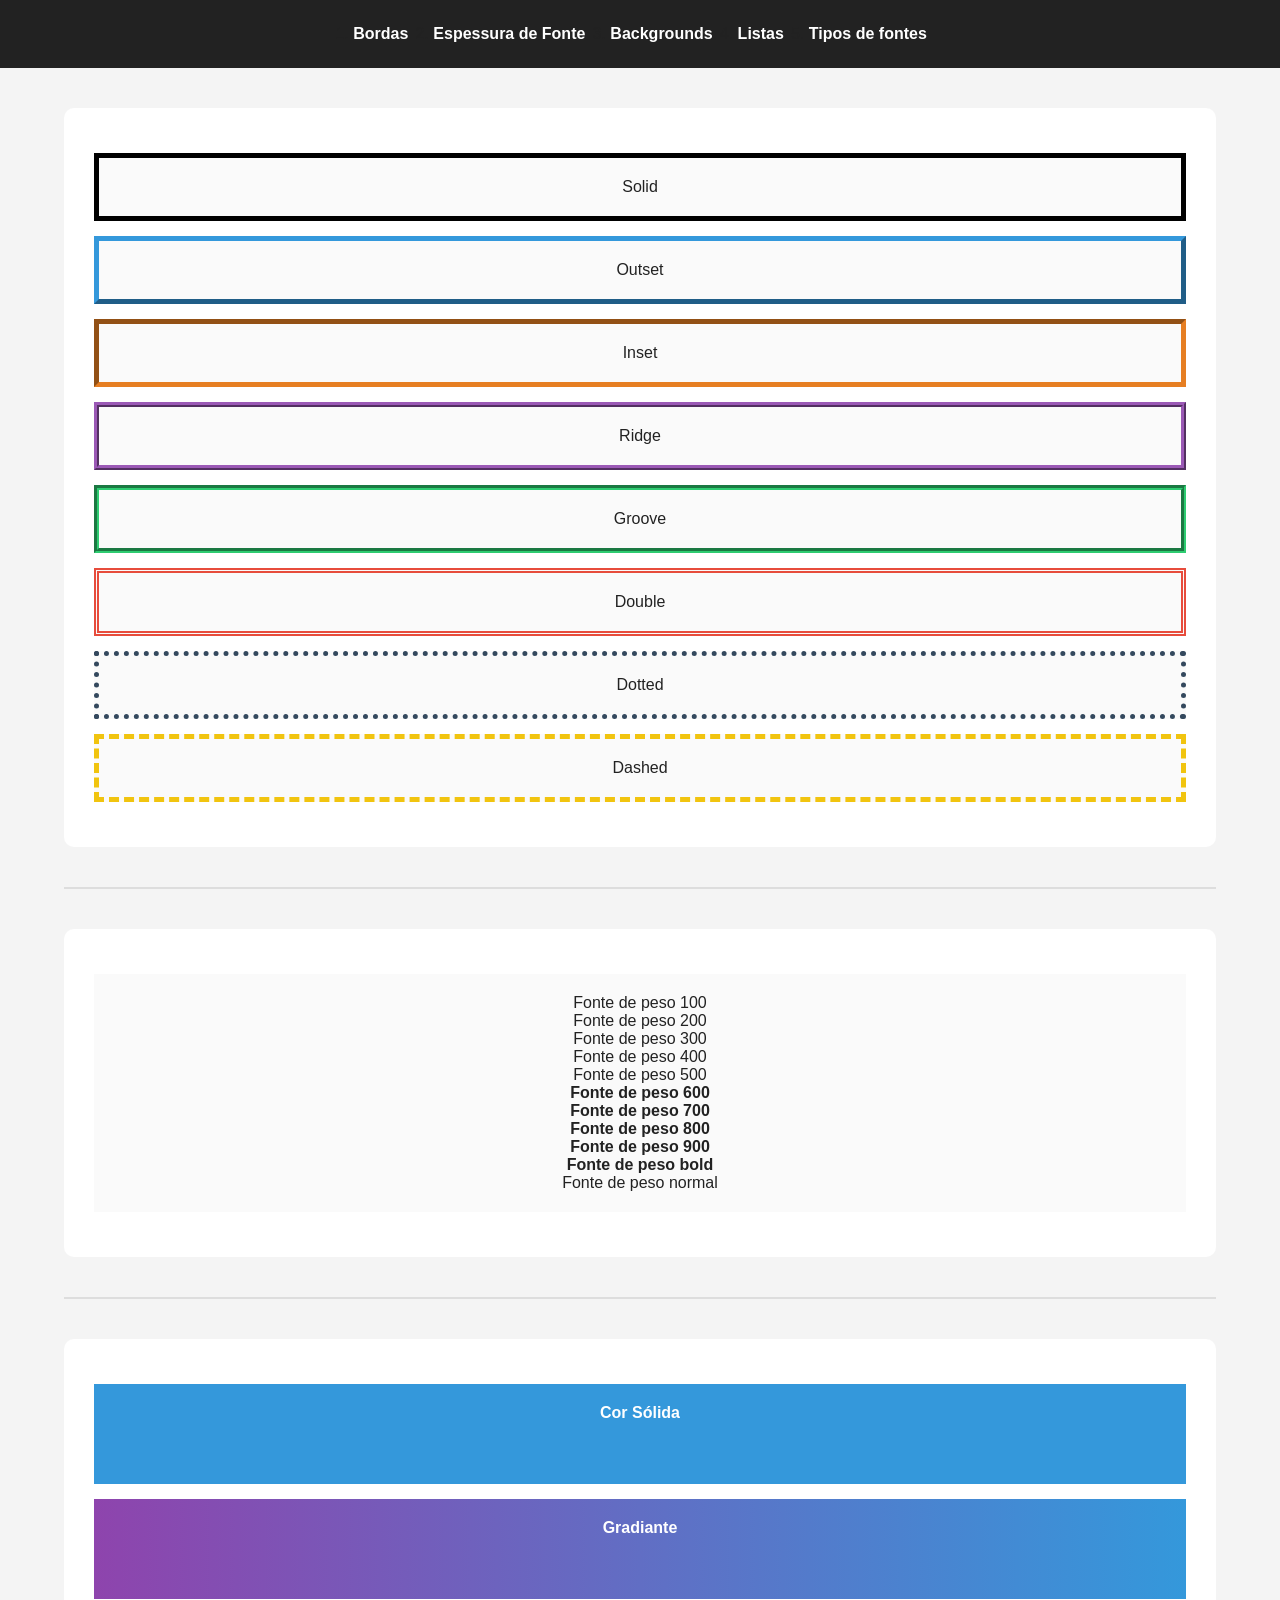
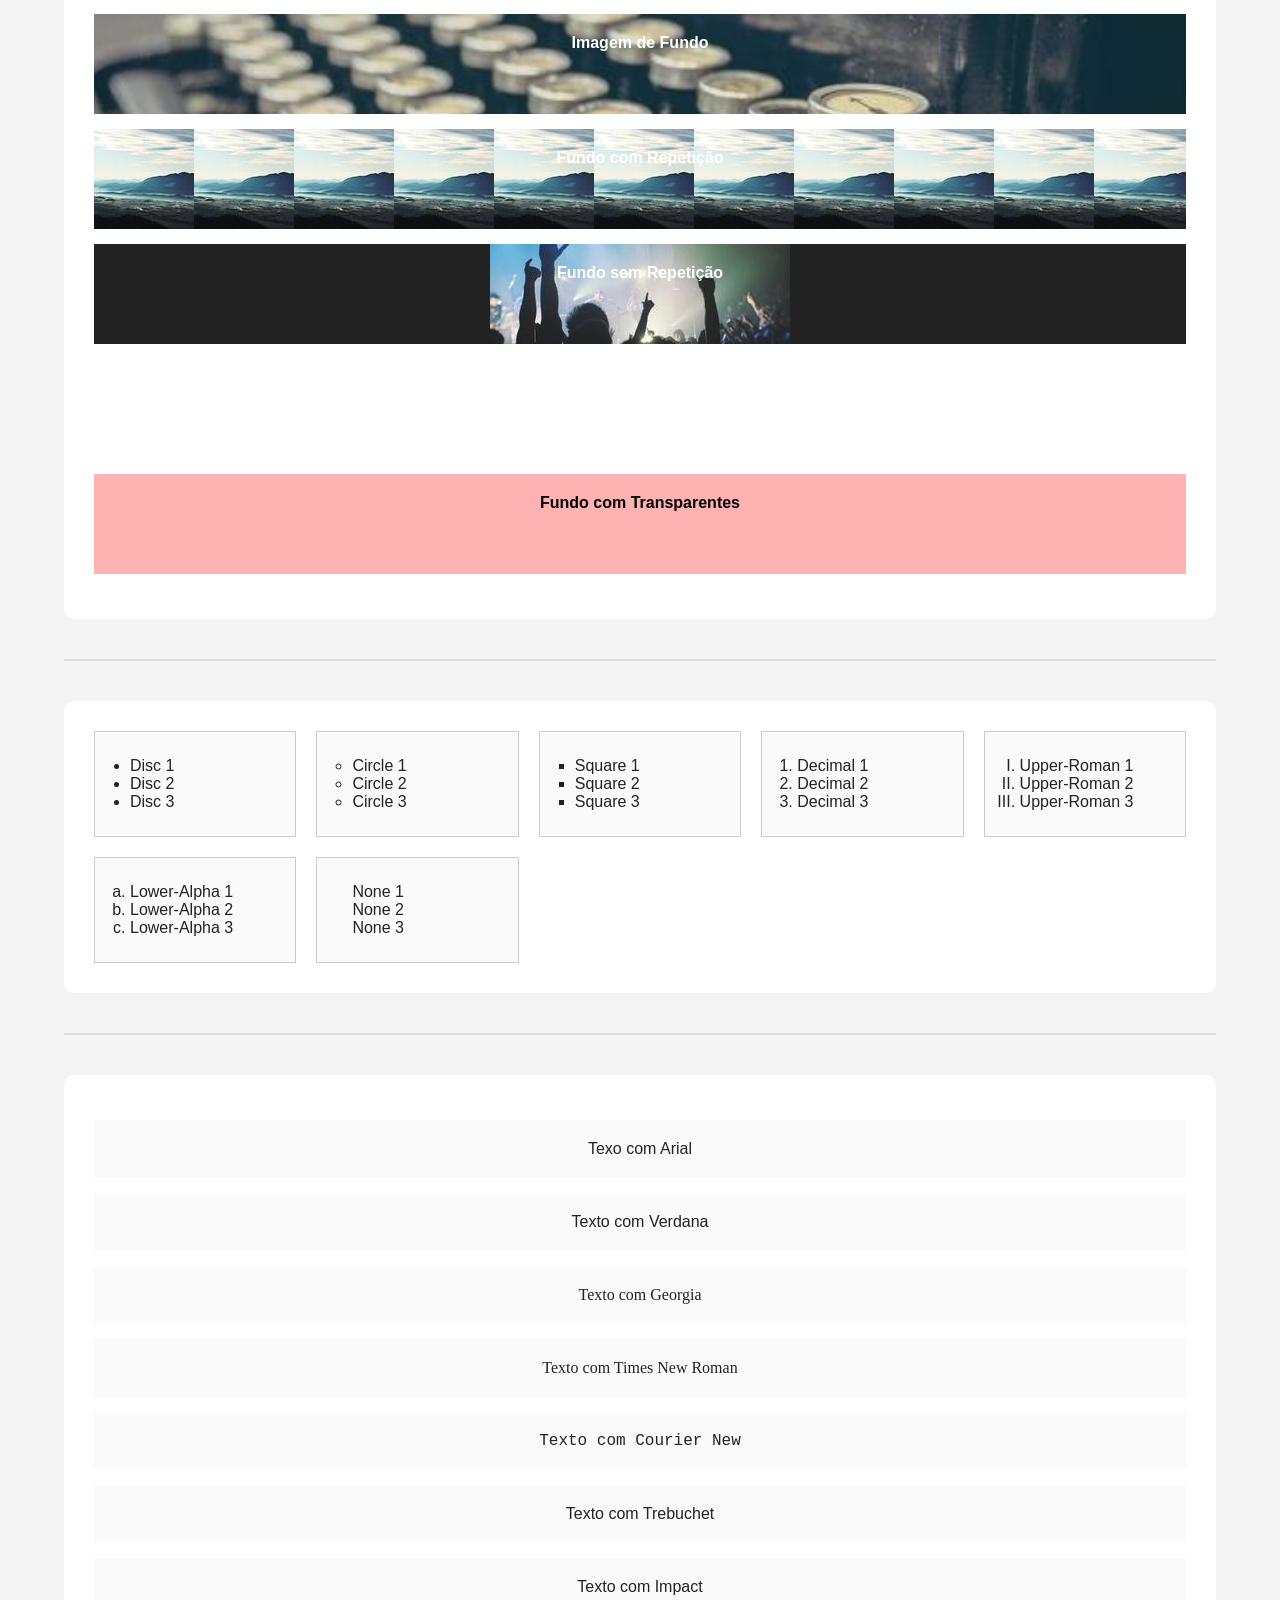
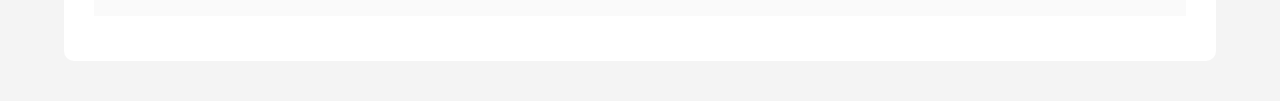
<file: atividade_final_css/index.html>
<!DOCTYPE html>
<html lang="pt-BR">

<head>
    <meta charset="UTF-8">
    <meta name="viewport" content="width=device-width, initial-scale=1.0">
    <title>Atividade final de CSS</title>
    <link rel="stylesheet" href="style/style.css">
</head>

<body>
    <header>
        <nav>
            <ul>
                <li><a href="#bordas">Bordas</a></li>
                <li><a href="#espessura-fontes">Espessura de Fonte</a></li>
                <li><a href="#backgrounds">Backgrounds</a></li>
                <li><a href="#listas">Listas</a></li>
                <li><a href="#tipos-fontes">Tipos de fontes</a></li>
            </ul>
        </nav>
    </header>

    <main>
        <section id="bordas" class="secao bordas">
            <article>
                <p>Solid</p>
            </article>
            <article>
                <p>Outset</p>
            </article>
            <article>
                <p>Inset</p>
            </article>
            <article>
                <p>Ridge</p>
            </article>
            <article>
                <p>Groove</p>
            </article>
            <article>
                <p>Double</p>
            </article>
            <article>
                <p>Dotted</p>
            </article>
            <article>
                <p>Dashed</p>
            </article>
        </section>

        <hr>

        <section id="Espessura-fontes" class="secao Espessura-fontes">
            <article>
                <p class="peso-100">Fonte de peso 100</p>
                <p class="peso-200">Fonte de peso 200</p>
                <p class="peso-300">Fonte de peso 300</p>
                <p class="peso-400">Fonte de peso 400</p>
                <p class="peso-500">Fonte de peso 500</p>
                <p class="peso-600">Fonte de peso 600</p>
                <p class="peso-700">Fonte de peso 700</p>
                <p class="peso-800">Fonte de peso 800</p>
                <p class="peso-900">Fonte de peso 900</p>
                <p class="peso-bold">Fonte de peso bold</p>
                <p class="peso-normal">Fonte de peso normal</p>
            </article>
        </section>

        <hr>

        <section id="backgrounds" class="secao backgrounds">
            <article>
                <p>Cor Sólida</p>
            </article>
            <article>
                <p>Gradiante</p>
            </article>
            <article>
                <p>Imagem de Fundo</p>
            </article>
            <article>
                <p>Fundo com Repetição</p>
            </article>
            <article>
                <p>Fundo sem Repetição</p>
            </article>
            <article>
                <p>Fundo com Fixo</p>
            </article>
            <article>
                <p>Fundo com Transparentes</p>
            </article>
        </section>
        
        <hr>

        <section id="listas" class="secao listas">
            <ul>
                <li>Disc 1</li>
                <li>Disc 2</li>
                <li>Disc 3</li>
            </ul>
            <ul>
                <li>Circle 1</li>
                <li>Circle 2</li>
                <li>Circle 3</li>
            </ul>
            <ul>
                <li>Square 1</li>
                <li>Square 2</li>
                <li>Square 3</li>
            </ul>
            <ul>
                <li>Decimal 1</li>
                <li>Decimal 2</li>
                <li>Decimal 3</li>
            </ul>
            <ul>
                <li>Upper-Roman 1</li>
                <li>Upper-Roman 2</li>
                <li>Upper-Roman 3</li>
            </ul>
            <ul>
                <li>Lower-Alpha 1</li>
                <li>Lower-Alpha 2</li>
                <li>Lower-Alpha 3</li>
            </ul>
            <ul>
                <li>None 1</li>
                <li>None 2</li>
                <li>None 3</li>
            </ul>
        </section>

        <hr>

        <section id="tipos-fontes" class="secao tipos-fontes">
            <article>
                <p>Texo com Arial</p>
            </article>
            <article>
                <p>Texto com Verdana</p>
            </article>
            <article>
                <p>Texto com Georgia</p>
            </article>
            <article>
                <p>Texto com Times New Roman</p>
            </article>
            <article>
                <p>Texto com Courier New</p>
            </article>
            <article>
                <p>Texto com Trebuchet</p>
            </article>
            <article>
                <p>Texto com Impact</p>
            </article>
        </section>
    </main>
</body>
</html>
</file>
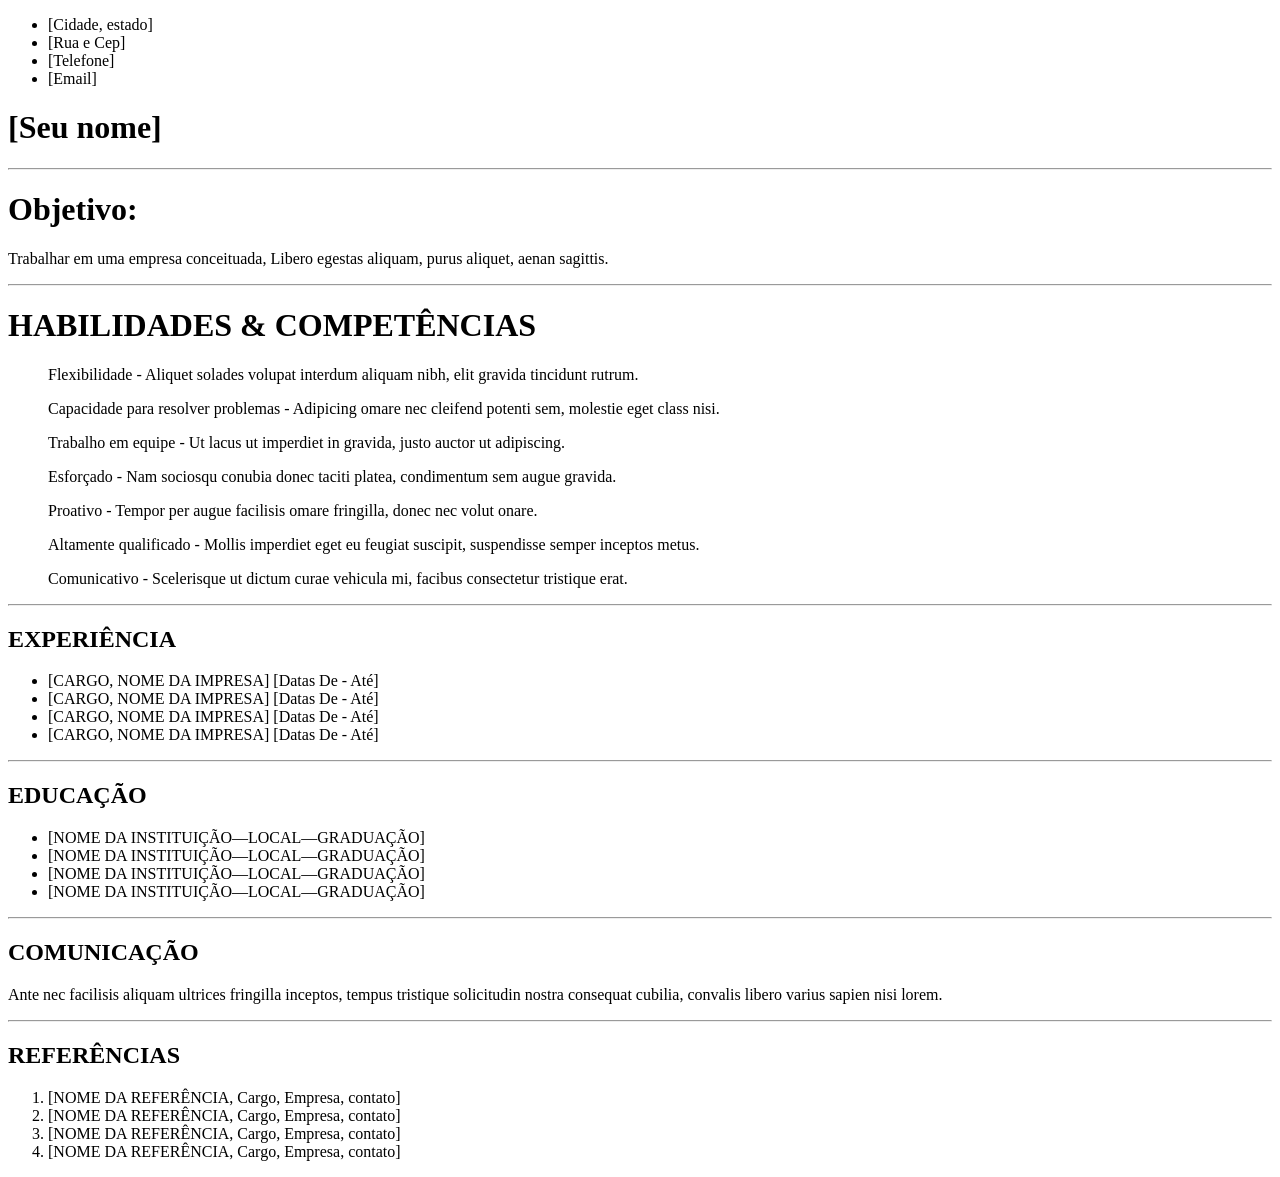
<file: curriculo_html/index.html>
<!DOCTYPE html>
<html lang="PT-BR">

<head>
    <meta charset="UTF-8">
    <meta name="viewport" content="width=device-width, initial-scale=1.0">
    <title>Site do Professor</title>
</head>

<body>
    <ul>
        <li>[Cidade, estado]</li>
        <li>[Rua e Cep]</li>
        <li>[Telefone]</li>
        <li>[Email]</li>
    </ul>

    <h1>[Seu nome]</h1>
    <hr>
    <h1>Objetivo:</h1>
    <p>Trabalhar em uma empresa conceituada, Libero egestas aliquam, purus aliquet, aenan sagittis.</p>
    <hr>
    <h1>HABILIDADES & COMPETÊNCIAS</h1>
        <ul>
            <dl>Flexibilidade - Aliquet solades volupat interdum aliquam nibh, elit gravida tincidunt rutrum.</dl>
            <dl>Capacidade para resolver problemas - Adipicing omare nec cleifend potenti sem, molestie eget class nisi.</dl>
            <dl>Trabalho em equipe - Ut lacus ut imperdiet in gravida, justo auctor ut adipiscing.</dl>
            <dl>Esforçado - Nam sociosqu conubia donec taciti platea, condimentum sem augue gravida.</dl>
            <dl>Proativo - Tempor per augue facilisis omare fringilla, donec nec volut onare.</dl>
            <dl>Altamente qualificado - Mollis imperdiet eget eu feugiat suscipit, suspendisse semper inceptos metus.</dl>
            <dl>Comunicativo - Scelerisque ut dictum curae vehicula mi, facibus consectetur tristique erat.</dl>
        </ul>
        <hr>
            <h2>EXPERIÊNCIA</h2>
        <ul>
            <li>[CARGO, NOME DA IMPRESA] [Datas De - Até]</li>
            <li>[CARGO, NOME DA IMPRESA] [Datas De - Até]</li>
            <li>[CARGO, NOME DA IMPRESA] [Datas De - Até]</li>
            <li>[CARGO, NOME DA IMPRESA] [Datas De - Até]</li>
        </ul>
        <hr>
            <h2>EDUCAÇÃO</h2>
        <ul>
            <li>[NOME DA INSTITUIÇÃO—LOCAL—GRADUAÇÃO]</li>
            <li>[NOME DA INSTITUIÇÃO—LOCAL—GRADUAÇÃO]</li>
            <li>[NOME DA INSTITUIÇÃO—LOCAL—GRADUAÇÃO]</li>
            <li>[NOME DA INSTITUIÇÃO—LOCAL—GRADUAÇÃO]</li>
        </ul>
        <hr>
        <h2>COMUNICAÇÃO</h2>
        <p>Ante nec facilisis aliquam ultrices fringilla inceptos, tempus tristique solicitudin nostra consequat cubilia, convalis libero varius sapien nisi lorem.</p>
        <hr>
            <h2>REFERÊNCIAS</h2>
            <ol>
                <li>[NOME DA REFERÊNCIA, Cargo, Empresa, contato]</li>
                <li>[NOME DA REFERÊNCIA, Cargo, Empresa, contato]</li>
                <li>[NOME DA REFERÊNCIA, Cargo, Empresa, contato]</li>
                <li>[NOME DA REFERÊNCIA, Cargo, Empresa, contato]</li>
            </ol>
</body>

</html>
</file>
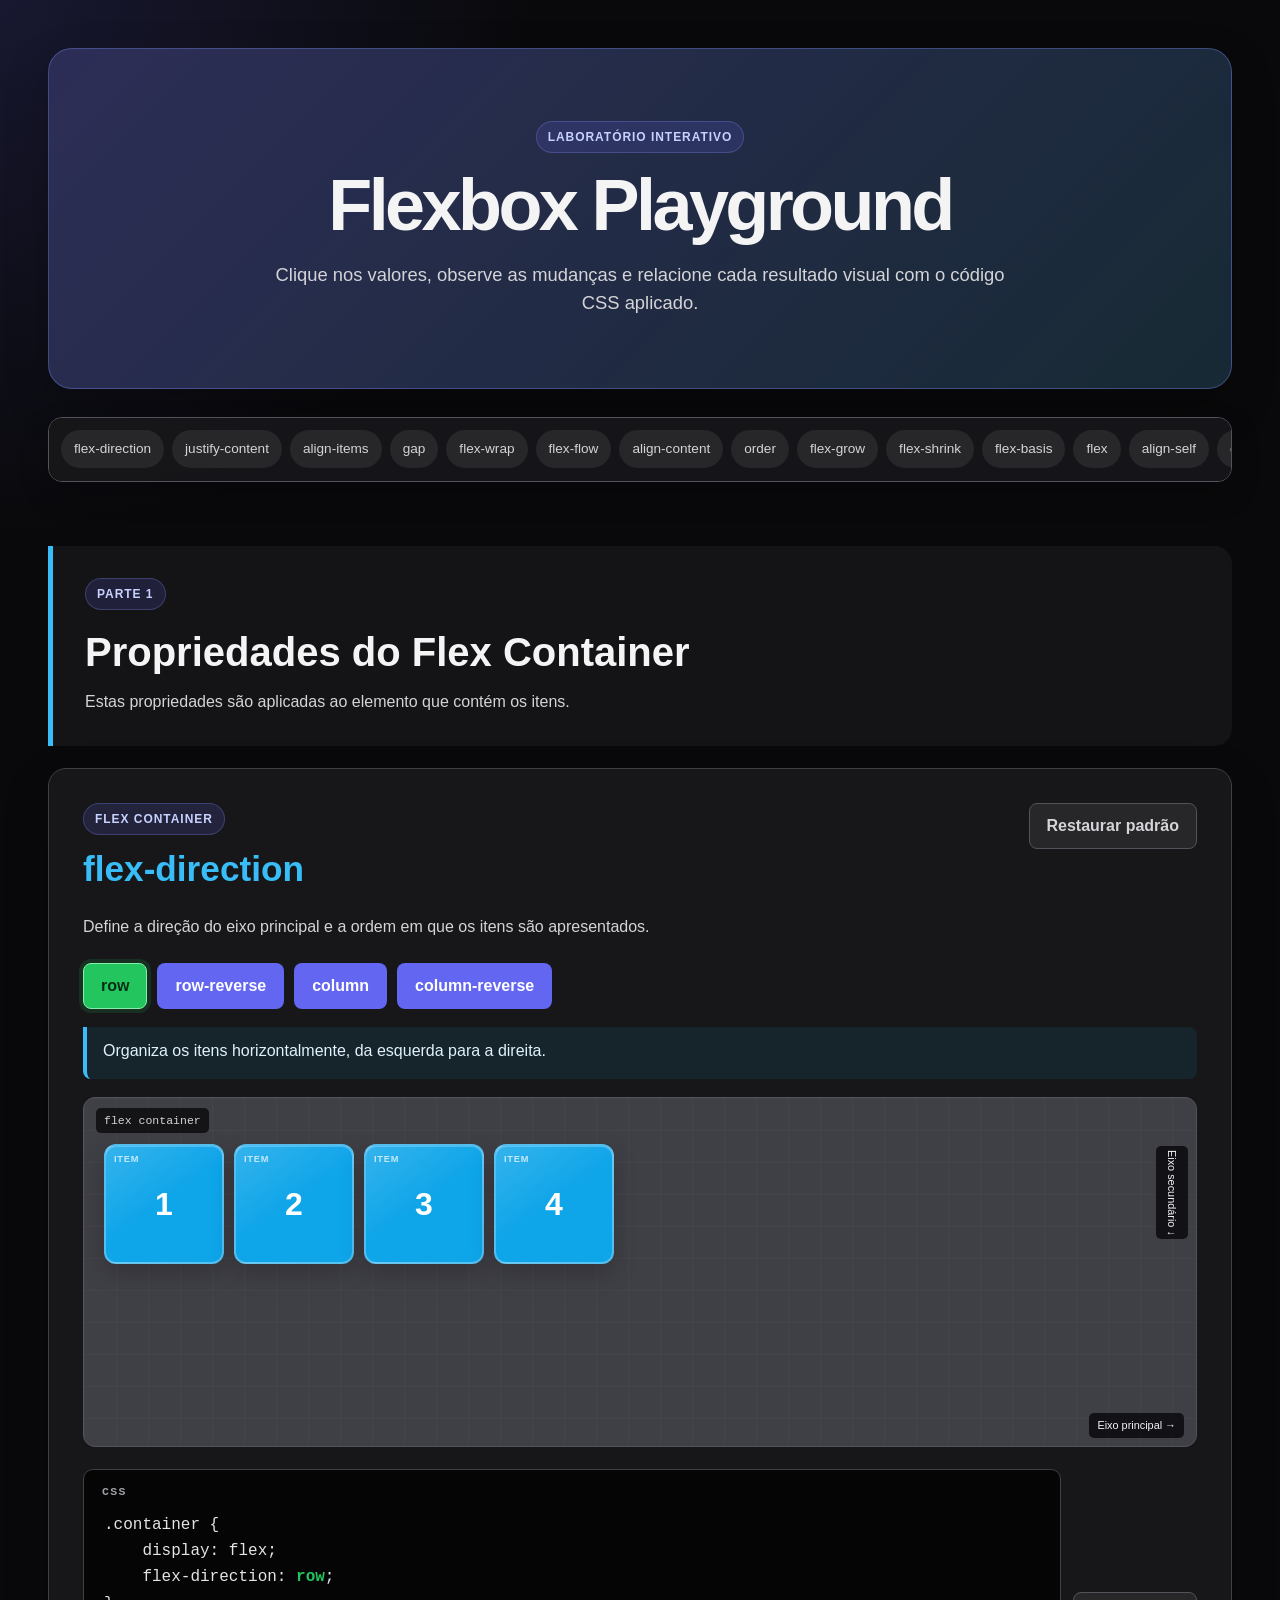
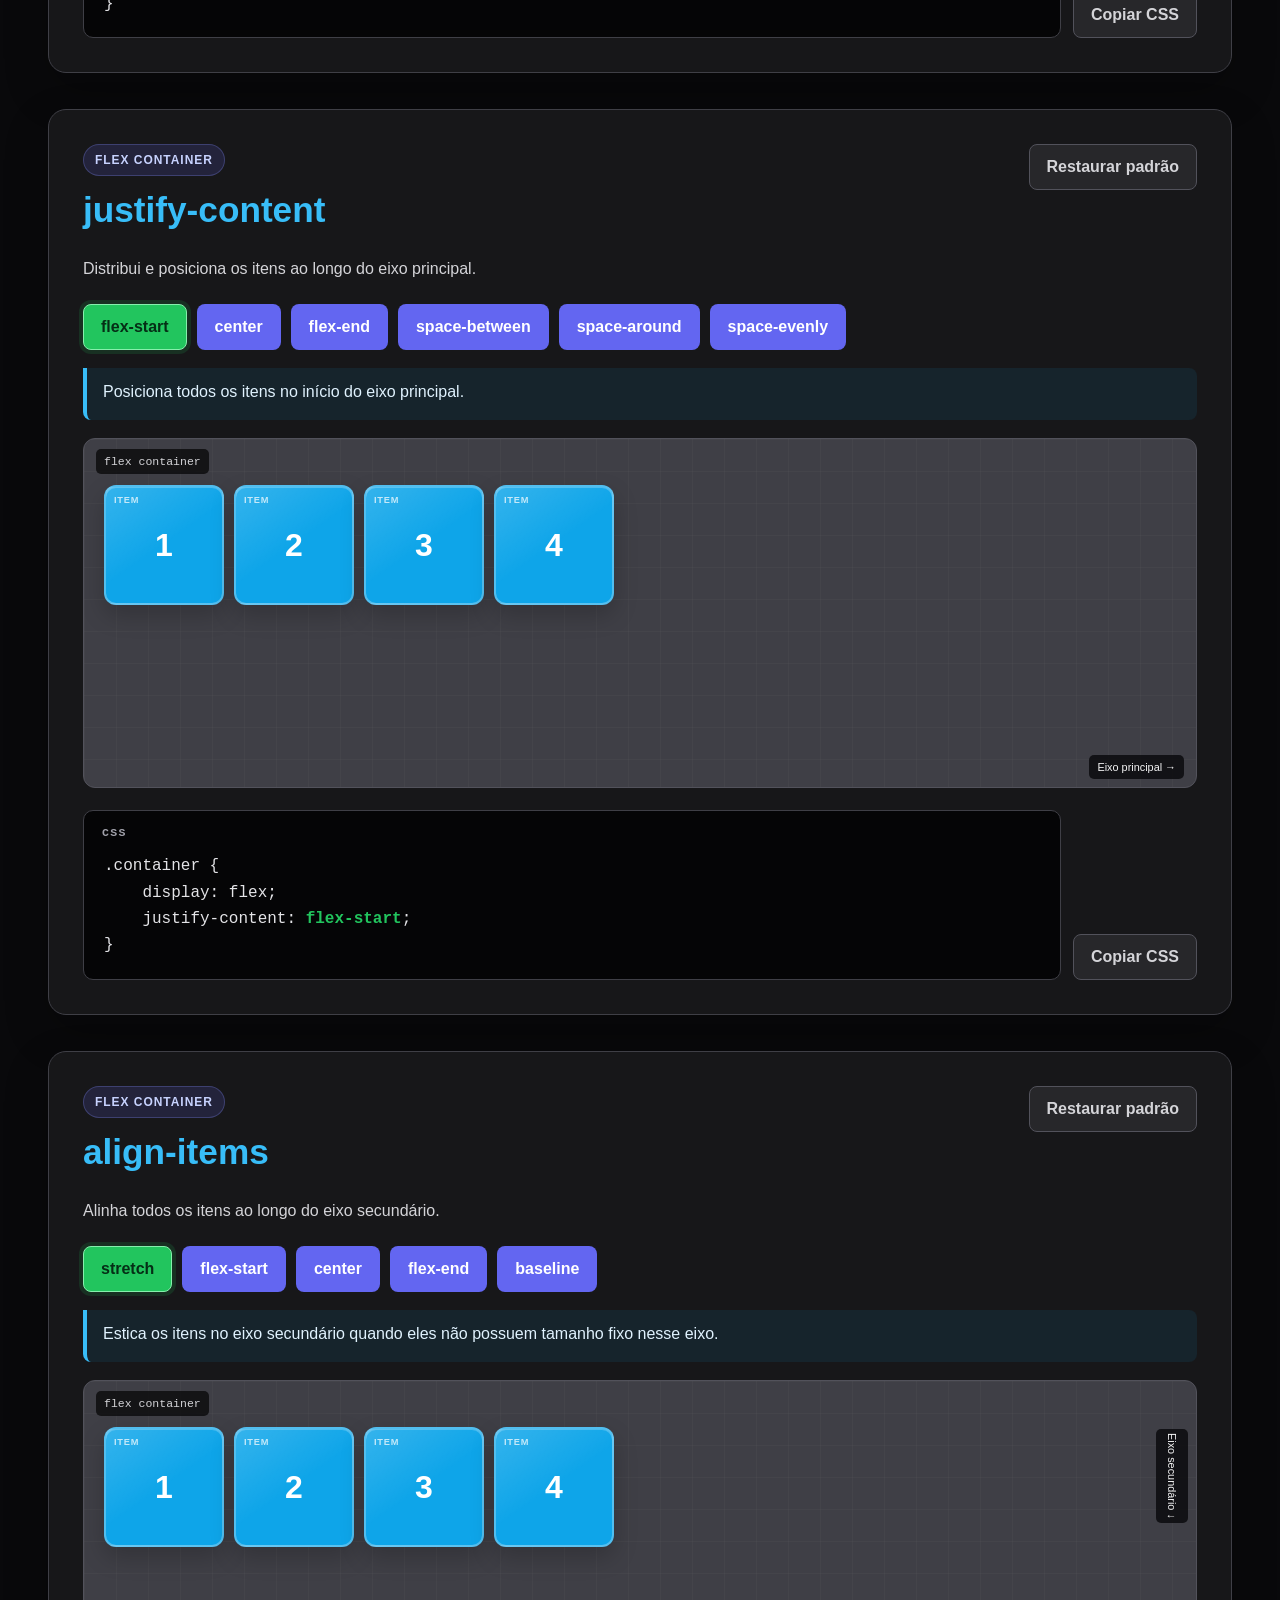
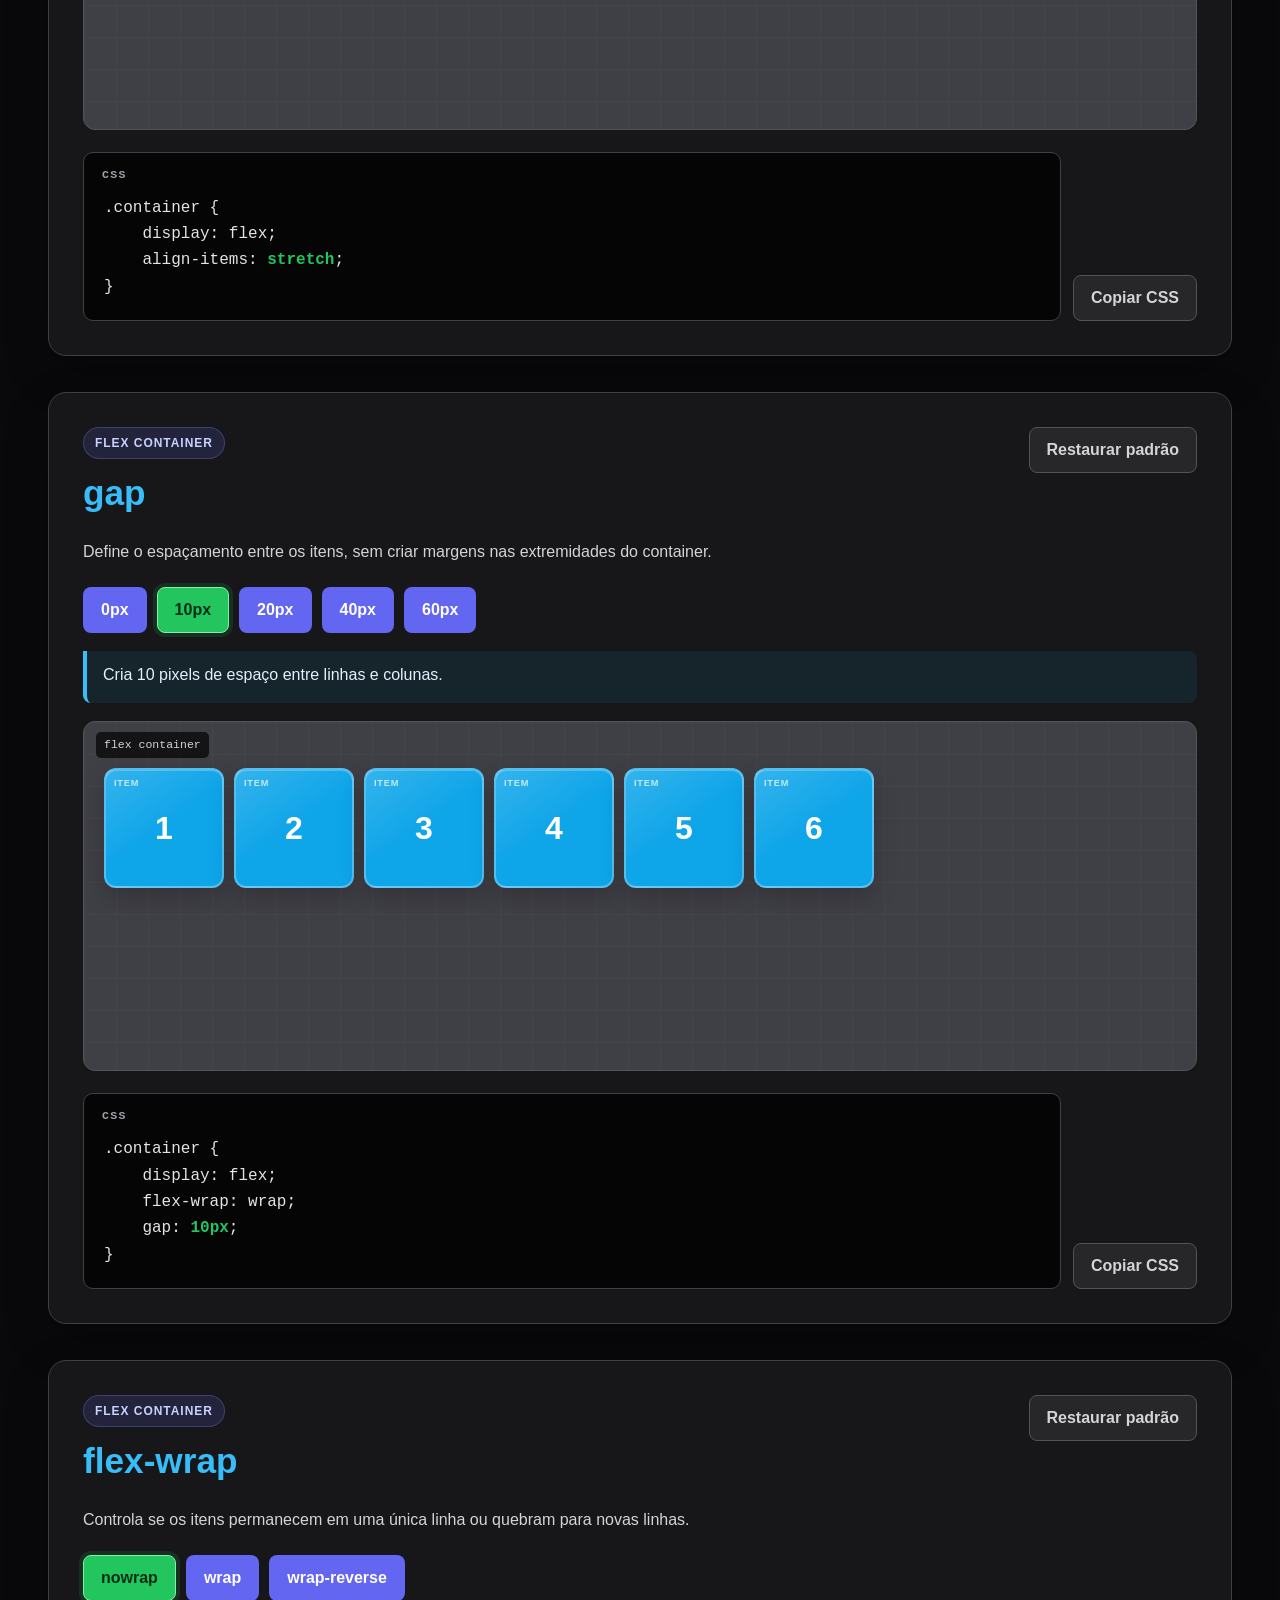
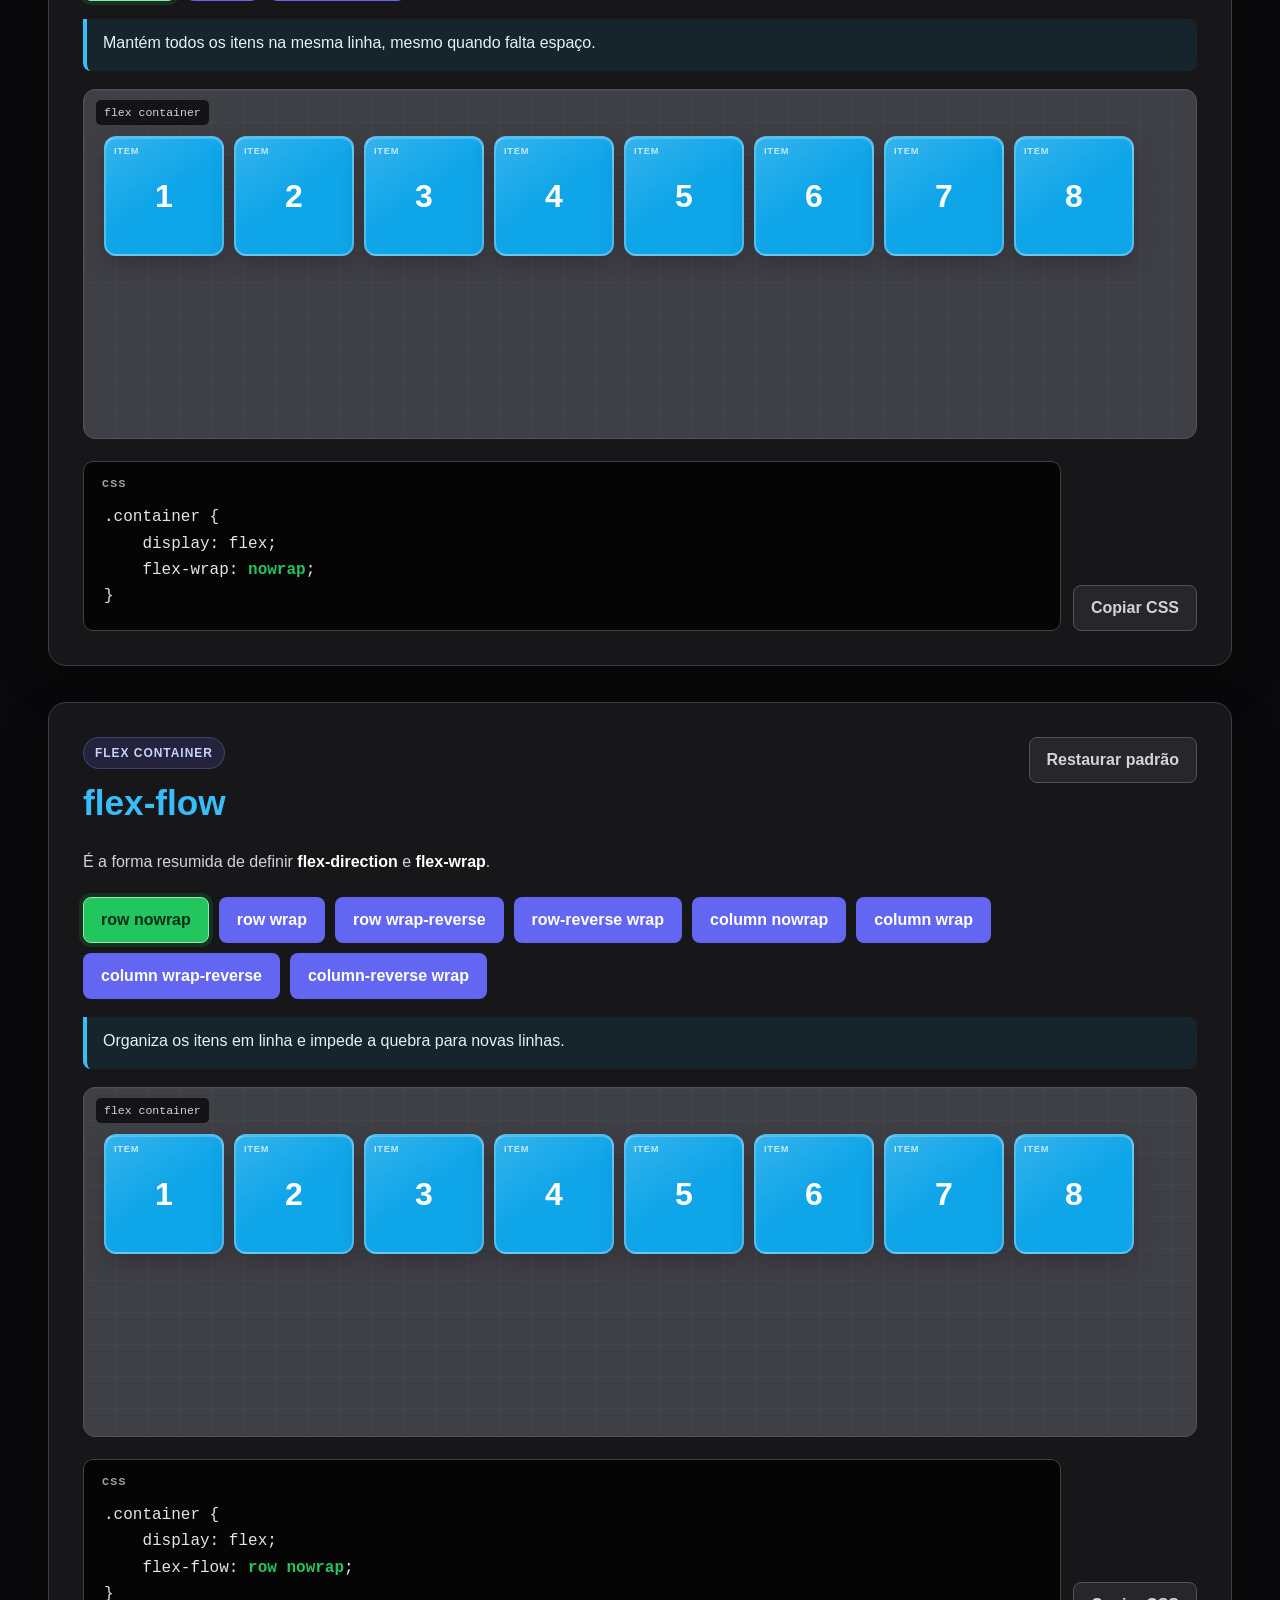
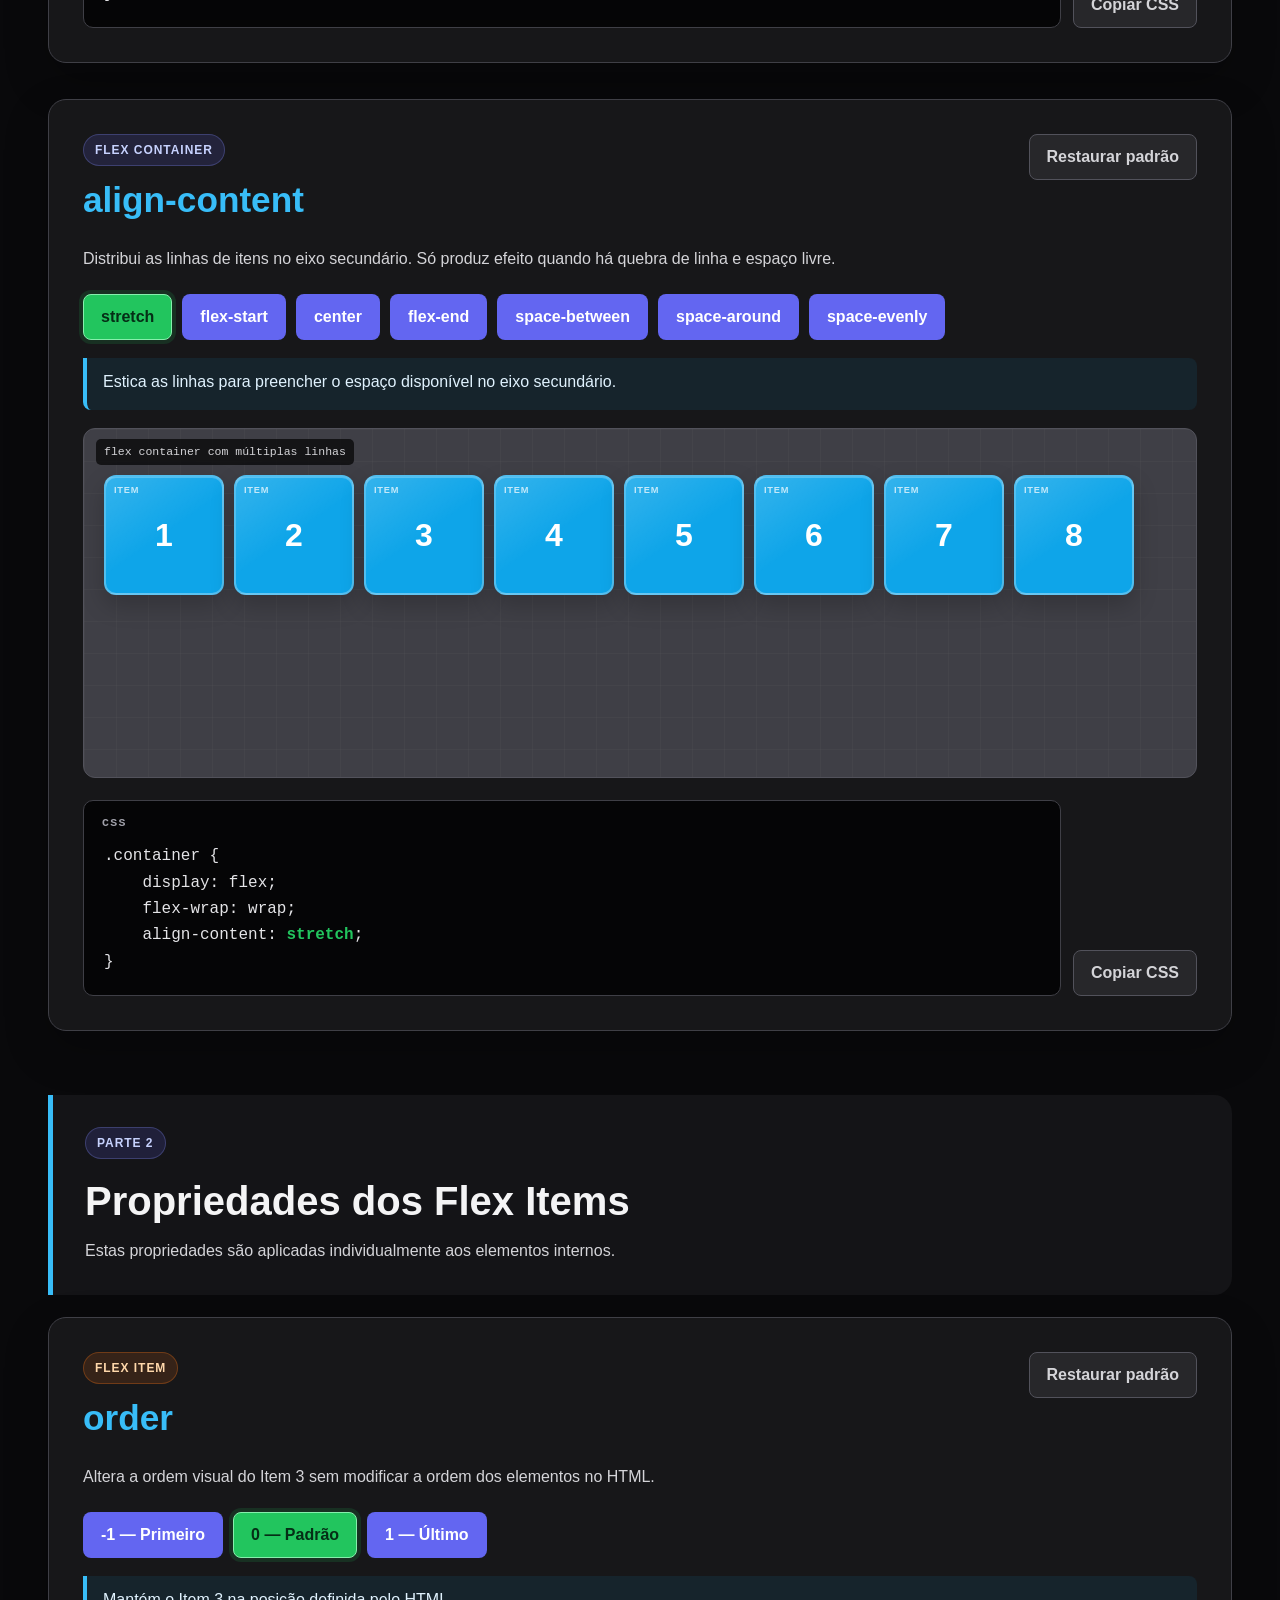
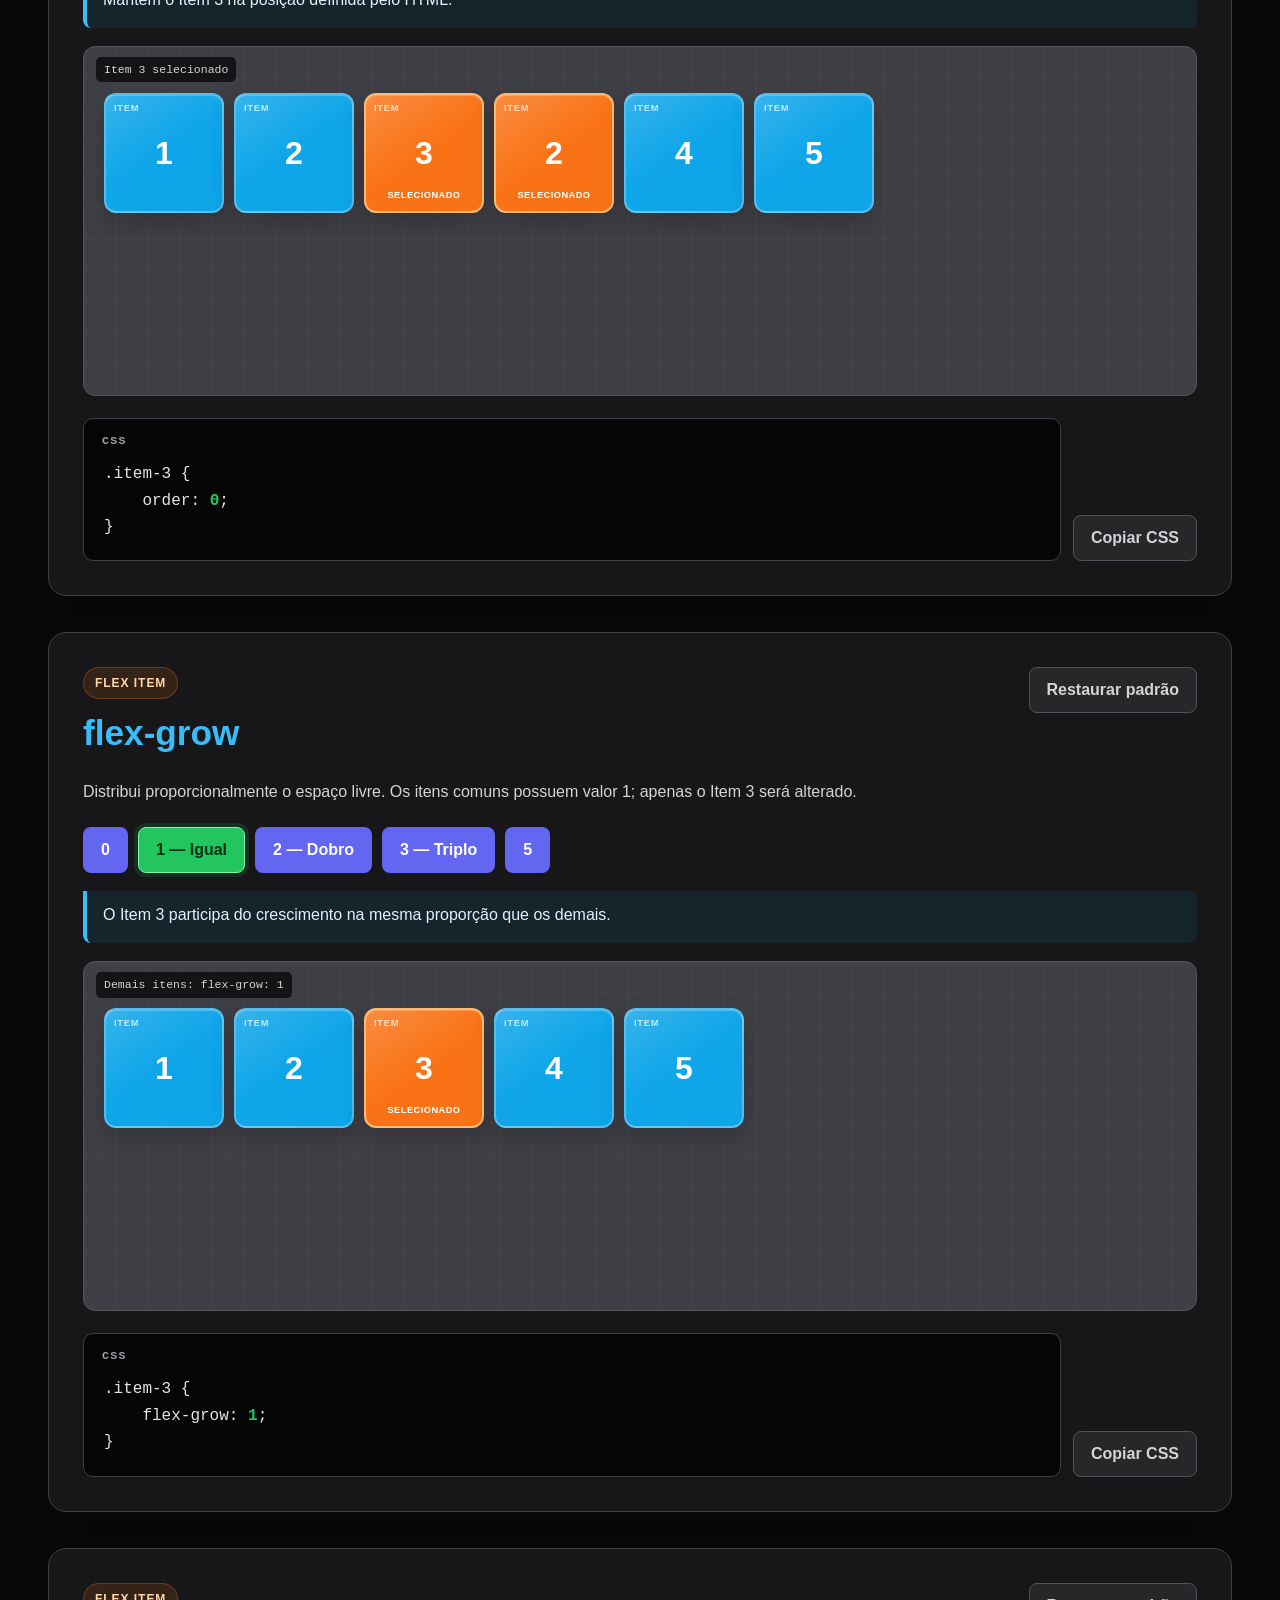
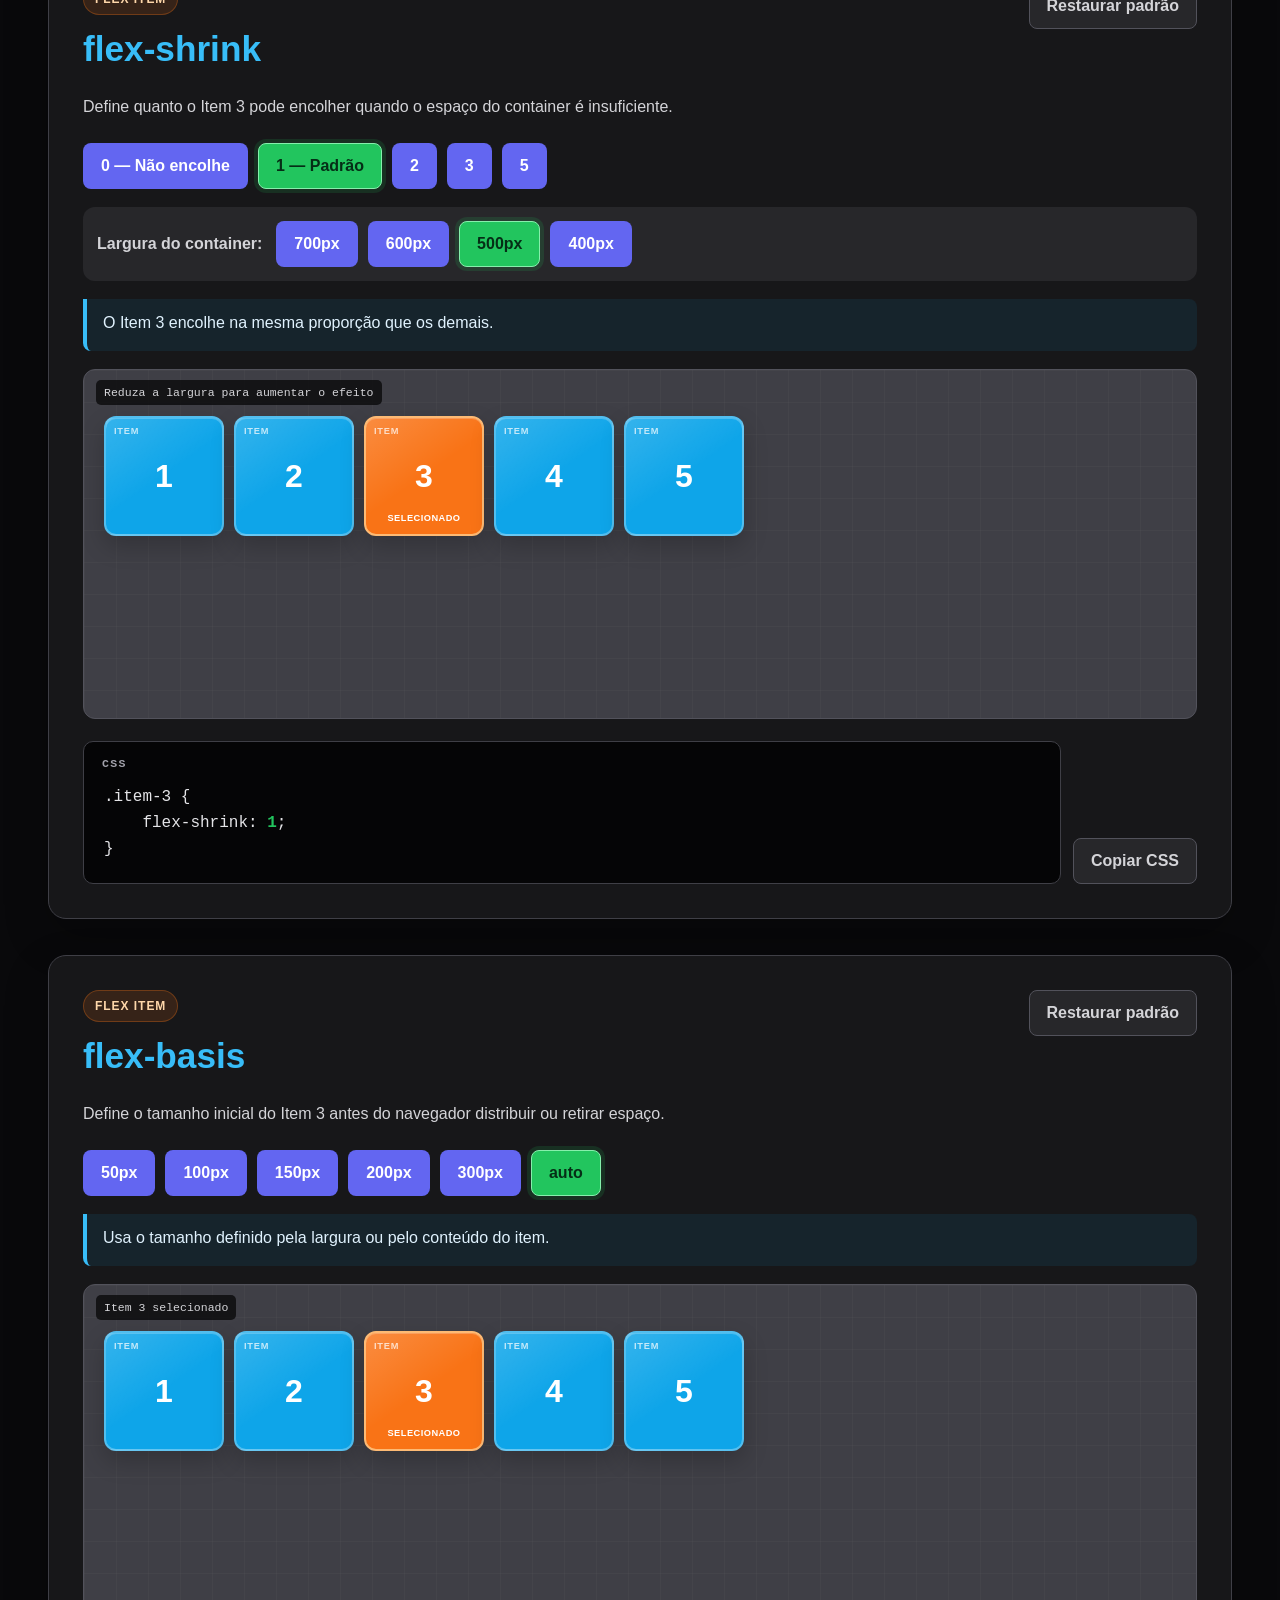
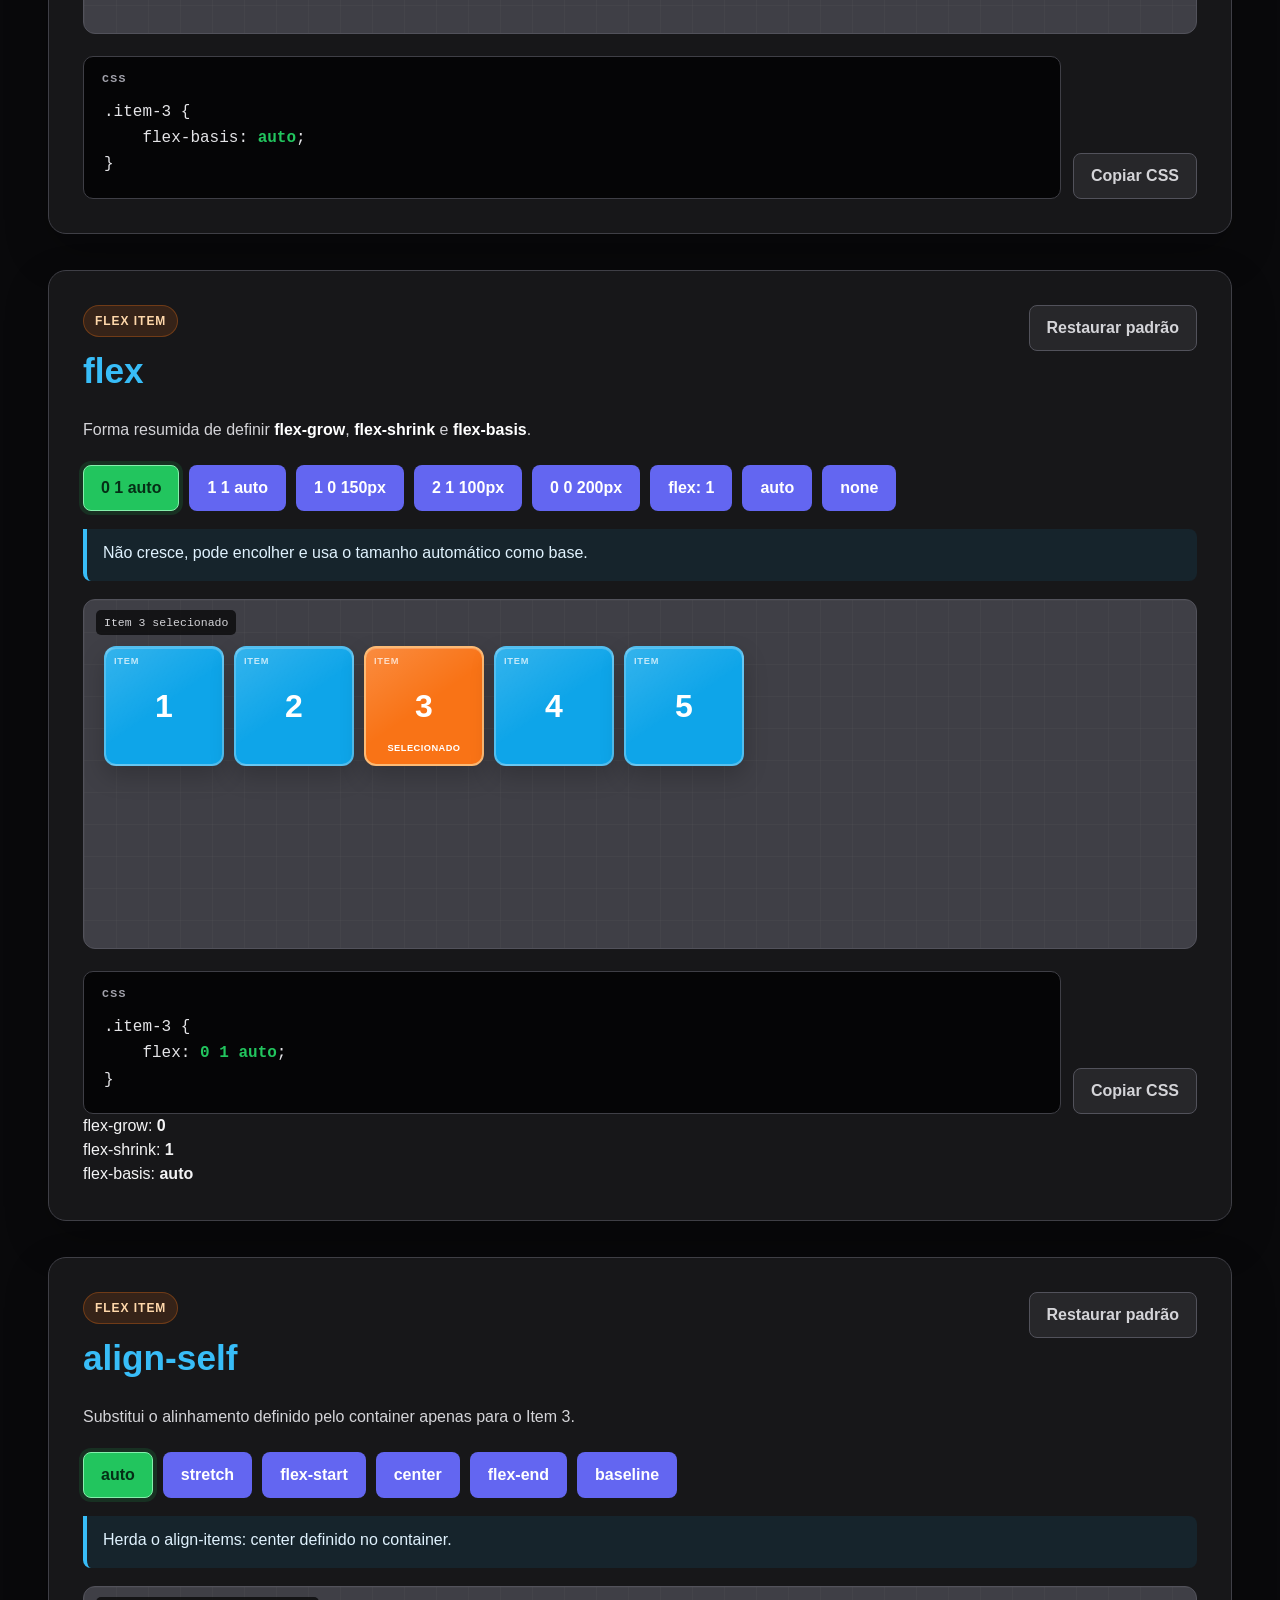
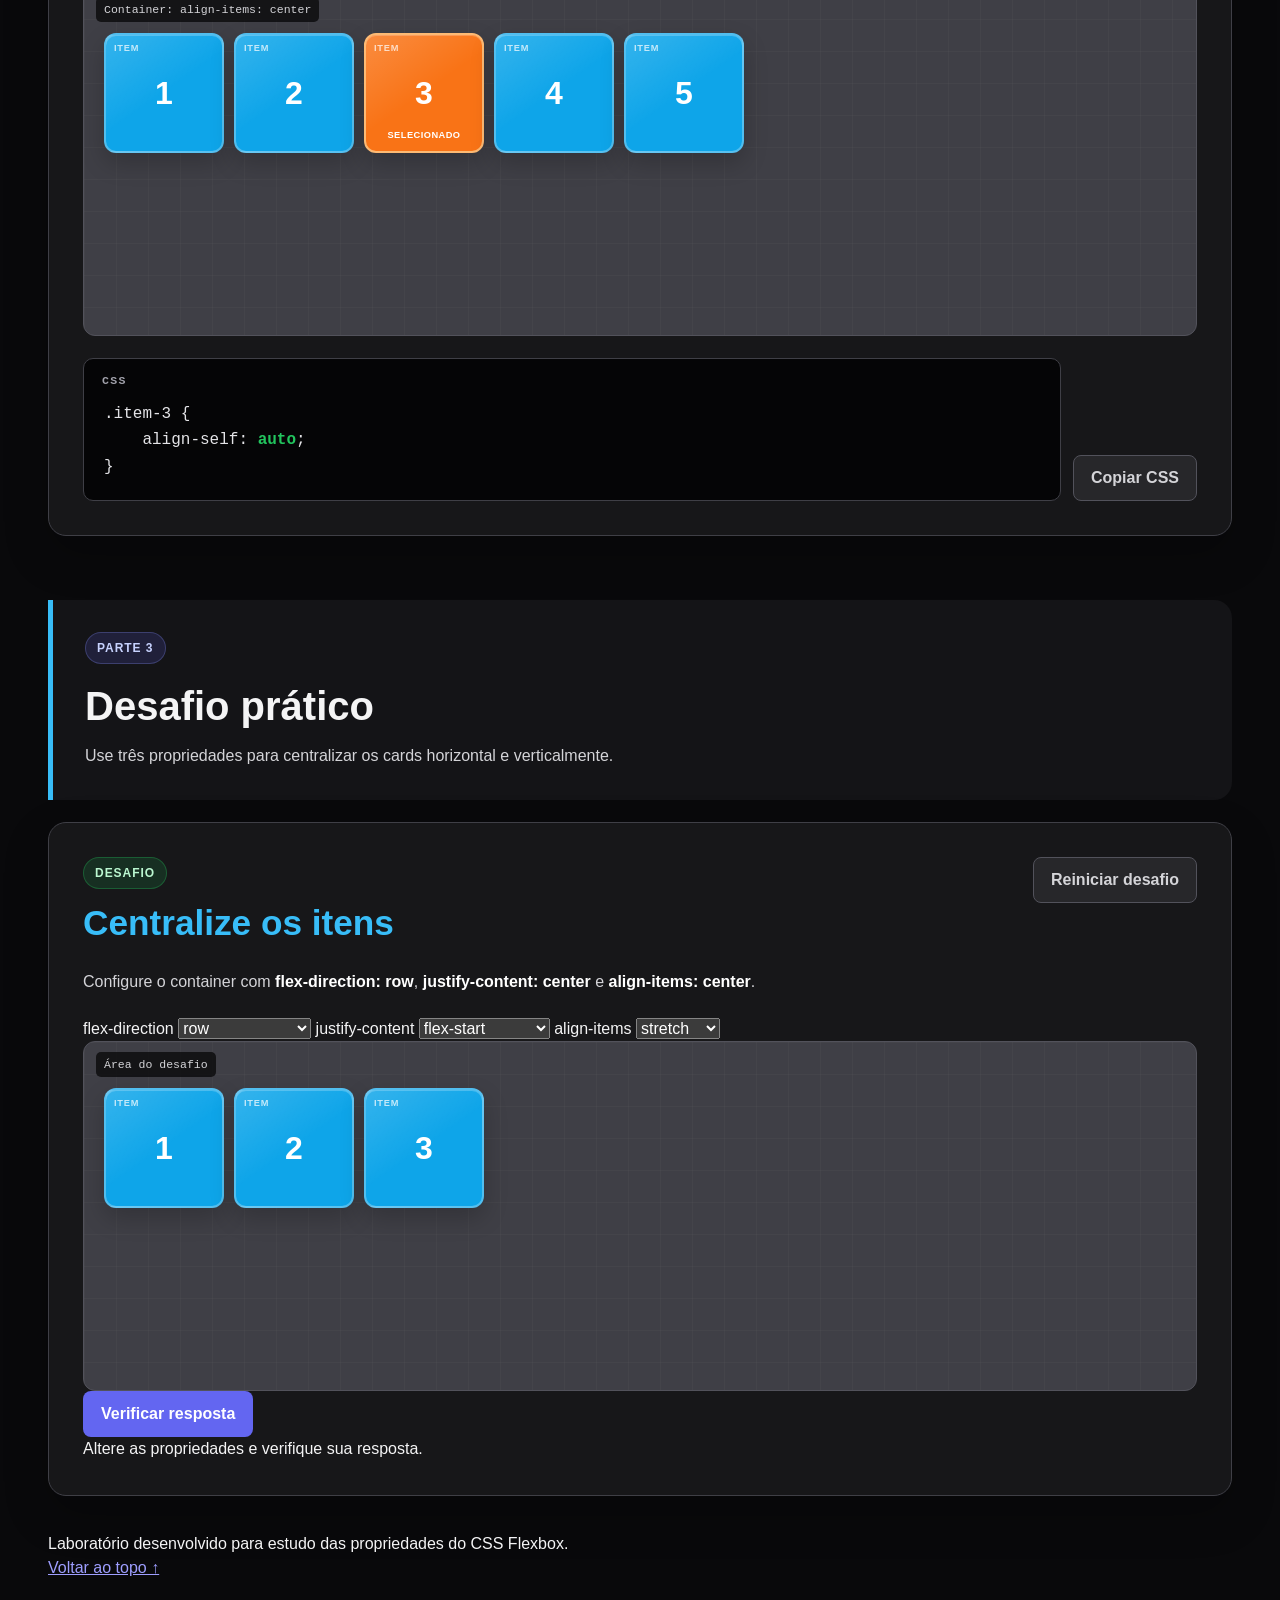
<file: flexbox/index.html>
<!-- Define que o documento utiliza HTML5. Deve ser a primeira declaração do arquivo. -->
<!DOCTYPE html>
<!-- A tag html envolve toda a página. lang="pt-BR" informa o idioma para navegadores e leitores de tela. -->
<html lang="pt-BR">

<!-- O head guarda configurações e informações que não aparecem diretamente no conteúdo visual. -->
<head>
    <!-- Permite utilizar acentos, cedilha e outros caracteres especiais corretamente. -->
    <meta charset="UTF-8">
    <!-- Faz o layout respeitar a largura real de celulares, tablets e computadores. -->
    <meta name="viewport" content="width=device-width, initial-scale=1.0">
    <!-- Descrição usada por mecanismos de busca e no compartilhamento do link. -->
    <meta name="description" content="Laboratório interativo para aprender e praticar as principais propriedades do CSS Flexbox.">
    <!-- Texto exibido na aba do navegador. -->
    <title>Laboratório Flexbox</title>
    <!-- Conecta o HTML ao arquivo CSS responsável pela aparência da página. -->
    <link rel="stylesheet" href="style/style.css">
</head>

<!-- O body contém todo o conteúdo visível da página. -->
<body>

    <!-- ===================================================
         CABEÇALHO PRINCIPAL
         Apresenta o nome e a proposta do laboratório.
    =================================================== -->
    <header class="page-header">
        <!-- Pequeno rótulo visual acima do título principal. -->
        <span class="page-label">Laboratório interativo</span>
        <!-- h1 é o título principal e deve representar o assunto da página. -->
        <h1>Flexbox Playground</h1>
        <p>
            Clique nos valores, observe as mudanças e relacione cada resultado visual
            com o código CSS aplicado.
        </p>
    </header>

    <!-- ===================================================
         NAVEGAÇÃO INTERNA
         Cada link aponta para o id de uma seção da página.
         aria-label descreve o menu para tecnologias assistivas.
    =================================================== -->
    <nav class="property-navigation" aria-label="Navegação das propriedades do Flexbox">
        <a href="#flex-direction">flex-direction</a>
        <a href="#justify-content">justify-content</a>
        <a href="#align-items">align-items</a>
        <a href="#gap">gap</a>
        <a href="#flex-wrap">flex-wrap</a>
        <a href="#flex-flow">flex-flow</a>
        <a href="#align-content">align-content</a>
        <a href="#order">order</a>
        <a href="#flex-grow">flex-grow</a>
        <a href="#flex-shrink">flex-shrink</a>
        <a href="#flex-basis">flex-basis</a>
        <a href="#flex">flex</a>
        <a href="#align-self">align-self</a>
        <a href="#desafio">desafio</a>
    </nav>

    <!-- O main reúne o conteúdo principal do laboratório. -->
    <main>
        <!-- ===================================================
             PARTE 1 — PROPRIEDADES DO FLEX CONTAINER
             São aplicadas ao elemento pai, responsável por organizar os itens.
        =================================================== -->
        <header class="group-header">
            <span>Parte 1</span>
            <h2>Propriedades do Flex Container</h2>
            <p>Estas propriedades são aplicadas ao elemento que contém os itens.</p>
        </header>

        <!-- ===================================================
             SEÇÃO: flex-direction
             Define a direção do eixo principal e a ordem inicial dos itens.
             O id permite acessar esta seção pelo menu de navegação.
        =================================================== -->
        <section class="demo" id="flex-direction">
            <!-- Agrupa o título da propriedade e o botão que restaura o valor inicial. -->
            <div class="demo-heading">
                <div>
                    <span class="property-type">Flex Container</span>
                    <h2>flex-direction</h2>
                </div>
                <button type="button" class="reset-button" data-reset-section="direction">Restaurar padrão</button>
            </div>

            <p class="demo-introduction">
                Define a direção do eixo principal e a ordem em que os itens são apresentados.
            </p>

            <!--
                Grupo de botões com os valores da propriedade.
                role="group" e aria-label ajudam leitores de tela.
                data-* guarda o valor que será lido pelo JavaScript.
                aria-pressed informa qual botão está ativo.
            -->
            <div class="buttons" role="group" aria-label="Valores de flex-direction">
                <button type="button" class="active" data-direction="row" aria-pressed="true">row</button>
                <button type="button" data-direction="row-reverse" aria-pressed="false">row-reverse</button>
                <button type="button" data-direction="column" aria-pressed="false">column</button>
                <button type="button" data-direction="column-reverse" aria-pressed="false">column-reverse</button>
            </div>

            <!--
                Descrição atualizada pelo JavaScript conforme o botão escolhido.
                aria-live="polite" permite anunciar a mudança para leitores de tela.
            -->
            <p class="property-description direction-description" aria-live="polite">
                Organiza os itens horizontalmente, da esquerda para a direita.
            </p>

            <!--
                Área visual da demonstração.
                A classe container recebe display:flex no CSS.
                A segunda classe identifica a propriedade demonstrada.
            -->
            <div class="container direction-container" id="direction-container">
                <span class="container-label">flex container</span>
                <!-- Indicadores dos eixos; o JavaScript atualiza as setas nesta seção. -->
                <span class="axis axis-main direction-main-axis">Eixo principal →</span>
                <span class="axis axis-cross direction-cross-axis">Eixo secundário ↓</span>
                <!-- Cada elemento .item é um Flex Item. Os números facilitam observar ordem e posição. -->
                <div class="item"><span>1</span></div>
                <div class="item"><span>2</span></div>
                <div class="item"><span>3</span></div>
                <div class="item"><span>4</span></div>
            </div>

            <!--
                Mostra o CSS correspondente ao valor selecionado.
                pre preserva espaços e quebras de linha; code identifica código-fonte.
                O botão usa data-copy-property e data-copy-target para copiar o resultado.
            -->
            <div class="code-wrapper">
                <pre class="code"><code>.container {
    display: flex;
    flex-direction: <strong class="direction-value" aria-live="polite">row</strong>;
}</code></pre>
                <button type="button" class="copy-button" data-copy-property="flex-direction"
                    data-copy-target=".direction-value">Copiar CSS</button>
            </div>
        </section>

        <!-- ===================================================
             SEÇÃO: justify-content
             Distribui os itens ao longo do eixo principal.
             O id permite acessar esta seção pelo menu de navegação.
        =================================================== -->
        <section class="demo" id="justify-content">
            <!-- Agrupa o título da propriedade e o botão que restaura o valor inicial. -->
            <div class="demo-heading">
                <div>
                    <span class="property-type">Flex Container</span>
                    <h2>justify-content</h2>
                </div>
                <button type="button" class="reset-button" data-reset-section="justify">Restaurar padrão</button>
            </div>

            <p class="demo-introduction">
                Distribui e posiciona os itens ao longo do eixo principal.
            </p>

            <!--
                Grupo de botões com os valores da propriedade.
                role="group" e aria-label ajudam leitores de tela.
                data-* guarda o valor que será lido pelo JavaScript.
                aria-pressed informa qual botão está ativo.
            -->
            <div class="buttons" role="group" aria-label="Valores de justify-content">
                <button type="button" class="active" data-justify="flex-start" aria-pressed="true">flex-start</button>
                <button type="button" data-justify="center" aria-pressed="false">center</button>
                <button type="button" data-justify="flex-end" aria-pressed="false">flex-end</button>
                <button type="button" data-justify="space-between" aria-pressed="false">space-between</button>
                <button type="button" data-justify="space-around" aria-pressed="false">space-around</button>
                <button type="button" data-justify="space-evenly" aria-pressed="false">space-evenly</button>
            </div>

            <!--
                Descrição atualizada pelo JavaScript conforme o botão escolhido.
                aria-live="polite" permite anunciar a mudança para leitores de tela.
            -->
            <p class="property-description justify-description" aria-live="polite">
                Posiciona todos os itens no início do eixo principal.
            </p>

            <!--
                Área visual da demonstração.
                A classe container recebe display:flex no CSS.
                A segunda classe identifica a propriedade demonstrada.
            -->
            <div class="container justify-container">
                <span class="container-label">flex container</span>
                <span class="axis axis-main">Eixo principal →</span>
                <div class="item"><span>1</span></div>
                <div class="item"><span>2</span></div>
                <div class="item"><span>3</span></div>
                <div class="item"><span>4</span></div>
            </div>

            <!--
                Mostra o CSS correspondente ao valor selecionado.
                pre preserva espaços e quebras de linha; code identifica código-fonte.
                O botão usa data-copy-property e data-copy-target para copiar o resultado.
            -->
            <div class="code-wrapper">
                <pre class="code"><code>.container {
    display: flex;
    justify-content: <strong class="justify-value" aria-live="polite">flex-start</strong>;
}</code></pre>
                <button type="button" class="copy-button" data-copy-property="justify-content"
                    data-copy-target=".justify-value">Copiar CSS</button>
            </div>
        </section>

        <!-- ===================================================
             SEÇÃO: align-items
             Alinha todos os itens no eixo secundário.
             O id permite acessar esta seção pelo menu de navegação.
        =================================================== -->
        <section class="demo" id="align-items">
            <!-- Agrupa o título da propriedade e o botão que restaura o valor inicial. -->
            <div class="demo-heading">
                <div>
                    <span class="property-type">Flex Container</span>
                    <h2>align-items</h2>
                </div>
                <button type="button" class="reset-button" data-reset-section="align">Restaurar padrão</button>
            </div>

            <p class="demo-introduction">
                Alinha todos os itens ao longo do eixo secundário.
            </p>

            <!--
                Grupo de botões com os valores da propriedade.
                role="group" e aria-label ajudam leitores de tela.
                data-* guarda o valor que será lido pelo JavaScript.
                aria-pressed informa qual botão está ativo.
            -->
            <div class="buttons" role="group" aria-label="Valores de align-items">
                <button type="button" class="active" data-align="stretch" aria-pressed="true">stretch</button>
                <button type="button" data-align="flex-start" aria-pressed="false">flex-start</button>
                <button type="button" data-align="center" aria-pressed="false">center</button>
                <button type="button" data-align="flex-end" aria-pressed="false">flex-end</button>
                <button type="button" data-align="baseline" aria-pressed="false">baseline</button>
            </div>

            <!--
                Descrição atualizada pelo JavaScript conforme o botão escolhido.
                aria-live="polite" permite anunciar a mudança para leitores de tela.
            -->
            <p class="property-description align-description" aria-live="polite">
                Estica os itens no eixo secundário quando eles não possuem tamanho fixo nesse eixo.
            </p>

            <!--
                Área visual da demonstração.
                A classe container recebe display:flex no CSS.
                A segunda classe identifica a propriedade demonstrada.
            -->
            <div class="container align-container">
                <span class="container-label">flex container</span>
                <span class="axis axis-cross">Eixo secundário ↓</span>
                <div class="item"><span>1</span></div>
                <div class="item baseline-large"><span>2</span></div>
                <div class="item baseline-small"><span>3</span></div>
                <div class="item"><span>4</span></div>
            </div>

            <!--
                Mostra o CSS correspondente ao valor selecionado.
                pre preserva espaços e quebras de linha; code identifica código-fonte.
                O botão usa data-copy-property e data-copy-target para copiar o resultado.
            -->
            <div class="code-wrapper">
                <pre class="code"><code>.container {
    display: flex;
    align-items: <strong class="align-value" aria-live="polite">stretch</strong>;
}</code></pre>
                <button type="button" class="copy-button" data-copy-property="align-items"
                    data-copy-target=".align-value">Copiar CSS</button>
            </div>
        </section>

        <!-- ===================================================
             SEÇÃO: gap
             Controla o espaço entre os itens sem usar margens.
             O id permite acessar esta seção pelo menu de navegação.
        =================================================== -->
        <section class="demo" id="gap">
            <!-- Agrupa o título da propriedade e o botão que restaura o valor inicial. -->
            <div class="demo-heading">
                <div>
                    <span class="property-type">Flex Container</span>
                    <h2>gap</h2>
                </div>
                <button type="button" class="reset-button" data-reset-section="gap">Restaurar padrão</button>
            </div>

            <p class="demo-introduction">
                Define o espaçamento entre os itens, sem criar margens nas extremidades do container.
            </p>

            <!--
                Grupo de botões com os valores da propriedade.
                role="group" e aria-label ajudam leitores de tela.
                data-* guarda o valor que será lido pelo JavaScript.
                aria-pressed informa qual botão está ativo.
            -->
            <div class="buttons" role="group" aria-label="Valores de gap">
                <button type="button" data-gap="0px" aria-pressed="false">0px</button>
                <button type="button" class="active" data-gap="10px" aria-pressed="true">10px</button>
                <button type="button" data-gap="20px" aria-pressed="false">20px</button>
                <button type="button" data-gap="40px" aria-pressed="false">40px</button>
                <button type="button" data-gap="60px" aria-pressed="false">60px</button>
            </div>

            <!--
                Descrição atualizada pelo JavaScript conforme o botão escolhido.
                aria-live="polite" permite anunciar a mudança para leitores de tela.
            -->
            <p class="property-description gap-description" aria-live="polite">
                Cria 10 pixels de espaço entre linhas e colunas.
            </p>

            <!--
                Área visual da demonstração.
                A classe container recebe display:flex no CSS.
                A segunda classe identifica a propriedade demonstrada.
            -->
            <div class="container gap-container">
                <span class="container-label">flex container</span>
                <div class="item"><span>1</span></div>
                <div class="item"><span>2</span></div>
                <div class="item"><span>3</span></div>
                <div class="item"><span>4</span></div>
                <div class="item"><span>5</span></div>
                <div class="item"><span>6</span></div>
            </div>

            <!--
                Mostra o CSS correspondente ao valor selecionado.
                pre preserva espaços e quebras de linha; code identifica código-fonte.
                O botão usa data-copy-property e data-copy-target para copiar o resultado.
            -->
            <div class="code-wrapper">
                <pre class="code"><code>.container {
    display: flex;
    flex-wrap: wrap;
    gap: <strong class="gap-value" aria-live="polite">10px</strong>;
}</code></pre>
                <button type="button" class="copy-button" data-copy-property="gap" data-copy-target=".gap-value">Copiar
                    CSS</button>
            </div>
        </section>

        <!-- ===================================================
             SEÇÃO: flex-wrap
             Define se os itens permanecem em uma linha ou quebram para novas linhas.
             O id permite acessar esta seção pelo menu de navegação.
        =================================================== -->
        <section class="demo" id="flex-wrap">
            <!-- Agrupa o título da propriedade e o botão que restaura o valor inicial. -->
            <div class="demo-heading">
                <div>
                    <span class="property-type">Flex Container</span>
                    <h2>flex-wrap</h2>
                </div>
                <button type="button" class="reset-button" data-reset-section="wrap">Restaurar padrão</button>
            </div>

            <p class="demo-introduction">
                Controla se os itens permanecem em uma única linha ou quebram para novas linhas.
            </p>

            <!--
                Grupo de botões com os valores da propriedade.
                role="group" e aria-label ajudam leitores de tela.
                data-* guarda o valor que será lido pelo JavaScript.
                aria-pressed informa qual botão está ativo.
            -->
            <div class="buttons" role="group" aria-label="Valores de flex-wrap">
                <button type="button" class="active" data-wrap="nowrap" aria-pressed="true">nowrap</button>
                <button type="button" data-wrap="wrap" aria-pressed="false">wrap</button>
                <button type="button" data-wrap="wrap-reverse" aria-pressed="false">wrap-reverse</button>
            </div>

            <!--
                Descrição atualizada pelo JavaScript conforme o botão escolhido.
                aria-live="polite" permite anunciar a mudança para leitores de tela.
            -->
            <p class="property-description wrap-description" aria-live="polite">
                Mantém todos os itens na mesma linha, mesmo quando falta espaço.
            </p>

            <!--
                Área visual da demonstração.
                A classe container recebe display:flex no CSS.
                A segunda classe identifica a propriedade demonstrada.
            -->
            <div class="container wrap-container">
                <span class="container-label">flex container</span>
                <div class="item"><span>1</span></div>
                <div class="item"><span>2</span></div>
                <div class="item"><span>3</span></div>
                <div class="item"><span>4</span></div>
                <div class="item"><span>5</span></div>
                <div class="item"><span>6</span></div>
                <div class="item"><span>7</span></div>
                <div class="item"><span>8</span></div>
            </div>

            <!--
                Mostra o CSS correspondente ao valor selecionado.
                pre preserva espaços e quebras de linha; code identifica código-fonte.
                O botão usa data-copy-property e data-copy-target para copiar o resultado.
            -->
            <div class="code-wrapper">
                <pre class="code"><code>.container {
    display: flex;
    flex-wrap: <strong class="wrap-value" aria-live="polite">nowrap</strong>;
}</code></pre>
                <button type="button" class="copy-button" data-copy-property="flex-wrap"
                    data-copy-target=".wrap-value">Copiar CSS</button>
            </div>
        </section>

        <!-- ===================================================
             SEÇÃO: flex-flow
             Combina flex-direction e flex-wrap em uma única propriedade.
             O id permite acessar esta seção pelo menu de navegação.
        =================================================== -->
        <section class="demo" id="flex-flow">
            <!-- Agrupa o título da propriedade e o botão que restaura o valor inicial. -->
            <div class="demo-heading">
                <div>
                    <span class="property-type">Flex Container</span>
                    <h2>flex-flow</h2>
                </div>
                <button type="button" class="reset-button" data-reset-section="flow">Restaurar padrão</button>
            </div>

            <p class="demo-introduction">
                É a forma resumida de definir <strong>flex-direction</strong> e
                <strong>flex-wrap</strong>.
            </p>

            <!--
                Grupo de botões com os valores da propriedade.
                role="group" e aria-label ajudam leitores de tela.
                data-* guarda o valor que será lido pelo JavaScript.
                aria-pressed informa qual botão está ativo.
            -->
            <div class="buttons" role="group" aria-label="Valores de flex-flow">
                <button type="button" class="active" data-flow="row nowrap" aria-pressed="true">row nowrap</button>
                <button type="button" data-flow="row wrap" aria-pressed="false">row wrap</button>
                <button type="button" data-flow="row wrap-reverse" aria-pressed="false">row wrap-reverse</button>
                <button type="button" data-flow="row-reverse wrap" aria-pressed="false">row-reverse wrap</button>
                <button type="button" data-flow="column nowrap" aria-pressed="false">column nowrap</button>
                <button type="button" data-flow="column wrap" aria-pressed="false">column wrap</button>
                <button type="button" data-flow="column wrap-reverse" aria-pressed="false">column wrap-reverse</button>
                <button type="button" data-flow="column-reverse wrap" aria-pressed="false">column-reverse wrap</button>
            </div>

            <!--
                Descrição atualizada pelo JavaScript conforme o botão escolhido.
                aria-live="polite" permite anunciar a mudança para leitores de tela.
            -->
            <p class="property-description flow-description" aria-live="polite">
                Organiza os itens em linha e impede a quebra para novas linhas.
            </p>

            <!--
                Área visual da demonstração.
                A classe container recebe display:flex no CSS.
                A segunda classe identifica a propriedade demonstrada.
            -->
            <div class="container flow-container">
                <span class="container-label">flex container</span>
                <div class="item"><span>1</span></div>
                <div class="item"><span>2</span></div>
                <div class="item"><span>3</span></div>
                <div class="item"><span>4</span></div>
                <div class="item"><span>5</span></div>
                <div class="item"><span>6</span></div>
                <div class="item"><span>7</span></div>
                <div class="item"><span>8</span></div>
            </div>

            <!--
                Mostra o CSS correspondente ao valor selecionado.
                pre preserva espaços e quebras de linha; code identifica código-fonte.
                O botão usa data-copy-property e data-copy-target para copiar o resultado.
            -->
            <div class="code-wrapper">
                <pre class="code"><code>.container {
    display: flex;
    flex-flow: <strong class="flow-value" aria-live="polite">row nowrap</strong>;
}</code></pre>
                <button type="button" class="copy-button" data-copy-property="flex-flow"
                    data-copy-target=".flow-value">Copiar CSS</button>
            </div>
        </section>

        <!-- ===================================================
             SEÇÃO: align-content
             Distribui as linhas no eixo secundário quando existe quebra de linha.
             O id permite acessar esta seção pelo menu de navegação.
        =================================================== -->
        <section class="demo" id="align-content">
            <!-- Agrupa o título da propriedade e o botão que restaura o valor inicial. -->
            <div class="demo-heading">
                <div>
                    <span class="property-type">Flex Container</span>
                    <h2>align-content</h2>
                </div>
                <button type="button" class="reset-button" data-reset-section="alignContent">Restaurar padrão</button>
            </div>

            <p class="demo-introduction">
                Distribui as linhas de itens no eixo secundário. Só produz efeito quando há
                quebra de linha e espaço livre.
            </p>

            <!--
                Grupo de botões com os valores da propriedade.
                role="group" e aria-label ajudam leitores de tela.
                data-* guarda o valor que será lido pelo JavaScript.
                aria-pressed informa qual botão está ativo.
            -->
            <div class="buttons" role="group" aria-label="Valores de align-content">
                <button type="button" class="active" data-align-content="stretch" aria-pressed="true">stretch</button>
                <button type="button" data-align-content="flex-start" aria-pressed="false">flex-start</button>
                <button type="button" data-align-content="center" aria-pressed="false">center</button>
                <button type="button" data-align-content="flex-end" aria-pressed="false">flex-end</button>
                <button type="button" data-align-content="space-between" aria-pressed="false">space-between</button>
                <button type="button" data-align-content="space-around" aria-pressed="false">space-around</button>
                <button type="button" data-align-content="space-evenly" aria-pressed="false">space-evenly</button>
            </div>

            <!--
                Descrição atualizada pelo JavaScript conforme o botão escolhido.
                aria-live="polite" permite anunciar a mudança para leitores de tela.
            -->
            <p class="property-description align-content-description" aria-live="polite">
                Estica as linhas para preencher o espaço disponível no eixo secundário.
            </p>

            <!--
                Área visual da demonstração.
                A classe container recebe display:flex no CSS.
                A segunda classe identifica a propriedade demonstrada.
            -->
            <div class="container align-content-container">
                <span class="container-label">flex container com múltiplas linhas</span>
                <div class="item"><span>1</span></div>
                <div class="item"><span>2</span></div>
                <div class="item"><span>3</span></div>
                <div class="item"><span>4</span></div>
                <div class="item"><span>5</span></div>
                <div class="item"><span>6</span></div>
                <div class="item"><span>7</span></div>
                <div class="item"><span>8</span></div>
            </div>

            <!--
                Mostra o CSS correspondente ao valor selecionado.
                pre preserva espaços e quebras de linha; code identifica código-fonte.
                O botão usa data-copy-property e data-copy-target para copiar o resultado.
            -->
            <div class="code-wrapper">
                <pre class="code"><code>.container {
    display: flex;
    flex-wrap: wrap;
    align-content: <strong class="align-content-value" aria-live="polite">stretch</strong>;
}</code></pre>
                <button type="button" class="copy-button" data-copy-property="align-content"
                    data-copy-target=".align-content-value">Copiar CSS</button>
            </div>
        </section>

        <!-- ===================================================
             PARTE 2 — PROPRIEDADES DOS FLEX ITEMS
             São aplicadas individualmente nos elementos filhos.
        =================================================== -->
        <header class="group-header">
            <span>Parte 2</span>
            <h2>Propriedades dos Flex Items</h2>
            <p>Estas propriedades são aplicadas individualmente aos elementos internos.</p>
        </header>

        <!-- ===================================================
             SEÇÃO: order
             Altera a ordem visual de um item sem modificar o HTML.
             O id permite acessar esta seção pelo menu de navegação.
        =================================================== -->
        <section class="demo" id="order">
            <!-- Agrupa o título da propriedade e o botão que restaura o valor inicial. -->
            <div class="demo-heading">
                <div>
                    <span class="property-type item-property">Flex Item</span>
                    <h2>order</h2>
                </div>
                <button type="button" class="reset-button" data-reset-section="order">Restaurar padrão</button>
            </div>

            <p class="demo-introduction">
                Altera a ordem visual do Item 3 sem modificar a ordem dos elementos no HTML.
            </p>

            <!--
                Grupo de botões com os valores da propriedade.
                role="group" e aria-label ajudam leitores de tela.
                data-* guarda o valor que será lido pelo JavaScript.
                aria-pressed informa qual botão está ativo.
            -->
            <div class="buttons" role="group" aria-label="Valores de order">
                <button type="button" data-order="-1" aria-pressed="false">-1 — Primeiro</button>
                <button type="button" class="active" data-order="0" aria-pressed="true">0 — Padrão</button>
                <button type="button" data-order="1" aria-pressed="false">1 — Último</button>
            </div>

            <!--
                Descrição atualizada pelo JavaScript conforme o botão escolhido.
                aria-live="polite" permite anunciar a mudança para leitores de tela.
            -->
            <p class="property-description order-description" aria-live="polite">
                Mantém o Item 3 na posição definida pelo HTML.
            </p>

            <!--
                Área visual da demonstração.
                A classe container recebe display:flex no CSS.
                A segunda classe identifica a propriedade demonstrada.
            -->
            <div class="container order-container">
                <span class="container-label">Item 3 selecionado</span>
                <div class="item"><span>1</span></div>
                <div class="item"><span>2</span></div>
                <!-- Item 3 recebe classes extras para ser destacado e manipulado isoladamente. -->
                <div class="item item-selected item-order-3"><span>3</span><small>selecionado</small></div>
                <div class="item item-selected item-order-2"><span>2</span><small>selecionado</small></div>
                <div class="item"><span>4</span></div>
                <div class="item"><span>5</span></div>
            </div>

            <!--
                Mostra o CSS correspondente ao valor selecionado.
                pre preserva espaços e quebras de linha; code identifica código-fonte.
                O botão usa data-copy-property e data-copy-target para copiar o resultado.
            -->
            <div class="code-wrapper">
                <pre class="code"><code>.item-3 {
    order: <strong class="order-value" aria-live="polite">0</strong>;
}</code></pre>
                <button type="button" class="copy-button" data-copy-property="order"
                    data-copy-target=".order-value">Copiar CSS</button>
            </div>
        </section>

        <!-- ===================================================
             SEÇÃO: flex-grow
             Define quanto um item participa do crescimento no espaço livre.
             O id permite acessar esta seção pelo menu de navegação.
        =================================================== -->
        <section class="demo" id="flex-grow">
            <!-- Agrupa o título da propriedade e o botão que restaura o valor inicial. -->
            <div class="demo-heading">
                <div>
                    <span class="property-type item-property">Flex Item</span>
                    <h2>flex-grow</h2>
                </div>
                <button type="button" class="reset-button" data-reset-section="grow">Restaurar padrão</button>
            </div>

            <p class="demo-introduction">
                Distribui proporcionalmente o espaço livre. Os itens comuns possuem valor 1;
                apenas o Item 3 será alterado.
            </p>

            <!--
                Grupo de botões com os valores da propriedade.
                role="group" e aria-label ajudam leitores de tela.
                data-* guarda o valor que será lido pelo JavaScript.
                aria-pressed informa qual botão está ativo.
            -->
            <div class="buttons" role="group" aria-label="Valores de flex-grow">
                <button type="button" data-grow="0" aria-pressed="false">0</button>
                <button type="button" class="active" data-grow="1" aria-pressed="true">1 — Igual</button>
                <button type="button" data-grow="2" aria-pressed="false">2 — Dobro</button>
                <button type="button" data-grow="3" aria-pressed="false">3 — Triplo</button>
                <button type="button" data-grow="5" aria-pressed="false">5</button>
            </div>

            <!--
                Descrição atualizada pelo JavaScript conforme o botão escolhido.
                aria-live="polite" permite anunciar a mudança para leitores de tela.
            -->
            <p class="property-description grow-description" aria-live="polite">
                O Item 3 participa do crescimento na mesma proporção que os demais.
            </p>

            <!--
                Área visual da demonstração.
                A classe container recebe display:flex no CSS.
                A segunda classe identifica a propriedade demonstrada.
            -->
            <div class="container grow-container">
                <span class="container-label">Demais itens: flex-grow: 1</span>
                <div class="item"><span>1</span></div>
                <div class="item"><span>2</span></div>
                <div class="item item-selected item-grow"><span>3</span><small>selecionado</small></div>
                <div class="item"><span>4</span></div>
                <div class="item"><span>5</span></div>
            </div>

            <!--
                Mostra o CSS correspondente ao valor selecionado.
                pre preserva espaços e quebras de linha; code identifica código-fonte.
                O botão usa data-copy-property e data-copy-target para copiar o resultado.
            -->
            <div class="code-wrapper">
                <pre class="code"><code>.item-3 {
    flex-grow: <strong class="grow-value" aria-live="polite">1</strong>;
}</code></pre>
                <button type="button" class="copy-button" data-copy-property="flex-grow"
                    data-copy-target=".grow-value">Copiar CSS</button>
            </div>
        </section>

        <!-- ===================================================
             SEÇÃO: flex-shrink
             Define quanto um item pode encolher quando falta espaço.
             O id permite acessar esta seção pelo menu de navegação.
        =================================================== -->
        <section class="demo" id="flex-shrink">
            <!-- Agrupa o título da propriedade e o botão que restaura o valor inicial. -->
            <div class="demo-heading">
                <div>
                    <span class="property-type item-property">Flex Item</span>
                    <h2>flex-shrink</h2>
                </div>
                <button type="button" class="reset-button" data-reset-section="shrink">Restaurar padrão</button>
            </div>

            <p class="demo-introduction">
                Define quanto o Item 3 pode encolher quando o espaço do container é insuficiente.
            </p>

            <!--
                Grupo de botões com os valores da propriedade.
                role="group" e aria-label ajudam leitores de tela.
                data-* guarda o valor que será lido pelo JavaScript.
                aria-pressed informa qual botão está ativo.
            -->
            <div class="buttons" role="group" aria-label="Valores de flex-shrink">
                <button type="button" data-shrink="0" aria-pressed="false">0 — Não encolhe</button>
                <button type="button" class="active" data-shrink="1" aria-pressed="true">1 — Padrão</button>
                <button type="button" data-shrink="2" aria-pressed="false">2</button>
                <button type="button" data-shrink="3" aria-pressed="false">3</button>
                <button type="button" data-shrink="5" aria-pressed="false">5</button>
            </div>

            <!-- Controle extra para reduzir a largura e tornar o flex-shrink mais visível. -->
            <div class="size-controls">
                <span>Largura do container:</span>
                <div class="buttons compact-buttons" role="group" aria-label="Largura do container de flex-shrink">
                    <button type="button" data-shrink-width="700px" aria-pressed="false">700px</button>
                    <button type="button" data-shrink-width="600px" aria-pressed="false">600px</button>
                    <button type="button" class="active" data-shrink-width="500px" aria-pressed="true">500px</button>
                    <button type="button" data-shrink-width="400px" aria-pressed="false">400px</button>
                </div>
            </div>

            <!--
                Descrição atualizada pelo JavaScript conforme o botão escolhido.
                aria-live="polite" permite anunciar a mudança para leitores de tela.
            -->
            <p class="property-description shrink-description" aria-live="polite">
                O Item 3 encolhe na mesma proporção que os demais.
            </p>

            <!--
                Área visual da demonstração.
                A classe container recebe display:flex no CSS.
                A segunda classe identifica a propriedade demonstrada.
            -->
            <div class="container shrink-container">
                <span class="container-label">Reduza a largura para aumentar o efeito</span>
                <div class="item"><span>1</span></div>
                <div class="item"><span>2</span></div>
                <div class="item item-selected item-shrink"><span>3</span><small>selecionado</small></div>
                <div class="item"><span>4</span></div>
                <div class="item"><span>5</span></div>
            </div>

            <!--
                Mostra o CSS correspondente ao valor selecionado.
                pre preserva espaços e quebras de linha; code identifica código-fonte.
                O botão usa data-copy-property e data-copy-target para copiar o resultado.
            -->
            <div class="code-wrapper">
                <pre class="code"><code>.item-3 {
    flex-shrink: <strong class="shrink-value" aria-live="polite">1</strong>;
}</code></pre>
                <button type="button" class="copy-button" data-copy-property="flex-shrink"
                    data-copy-target=".shrink-value">Copiar CSS</button>
            </div>
        </section>

        <!-- ===================================================
             SEÇÃO: flex-basis
             Define o tamanho inicial considerado pelo algoritmo Flexbox.
             O id permite acessar esta seção pelo menu de navegação.
        =================================================== -->
        <section class="demo" id="flex-basis">
            <!-- Agrupa o título da propriedade e o botão que restaura o valor inicial. -->
            <div class="demo-heading">
                <div>
                    <span class="property-type item-property">Flex Item</span>
                    <h2>flex-basis</h2>
                </div>
                <button type="button" class="reset-button" data-reset-section="basis">Restaurar padrão</button>
            </div>

            <p class="demo-introduction">
                Define o tamanho inicial do Item 3 antes do navegador distribuir ou retirar espaço.
            </p>

            <!--
                Grupo de botões com os valores da propriedade.
                role="group" e aria-label ajudam leitores de tela.
                data-* guarda o valor que será lido pelo JavaScript.
                aria-pressed informa qual botão está ativo.
            -->
            <div class="buttons" role="group" aria-label="Valores de flex-basis">
                <button type="button" data-basis="50px" aria-pressed="false">50px</button>
                <button type="button" data-basis="100px" aria-pressed="false">100px</button>
                <button type="button" data-basis="150px" aria-pressed="false">150px</button>
                <button type="button" data-basis="200px" aria-pressed="false">200px</button>
                <button type="button" data-basis="300px" aria-pressed="false">300px</button>
                <button type="button" class="active" data-basis="auto" aria-pressed="true">auto</button>
            </div>

            <!--
                Descrição atualizada pelo JavaScript conforme o botão escolhido.
                aria-live="polite" permite anunciar a mudança para leitores de tela.
            -->
            <p class="property-description basis-description" aria-live="polite">
                Usa o tamanho definido pela largura ou pelo conteúdo do item.
            </p>

            <!--
                Área visual da demonstração.
                A classe container recebe display:flex no CSS.
                A segunda classe identifica a propriedade demonstrada.
            -->
            <div class="container basis-container">
                <span class="container-label">Item 3 selecionado</span>
                <div class="item"><span>1</span></div>
                <div class="item"><span>2</span></div>
                <div class="item item-selected item-basis"><span>3</span><small>selecionado</small></div>
                <div class="item"><span>4</span></div>
                <div class="item"><span>5</span></div>
            </div>

            <!--
                Mostra o CSS correspondente ao valor selecionado.
                pre preserva espaços e quebras de linha; code identifica código-fonte.
                O botão usa data-copy-property e data-copy-target para copiar o resultado.
            -->
            <div class="code-wrapper">
                <pre class="code"><code>.item-3 {
    flex-basis: <strong class="basis-value" aria-live="polite">auto</strong>;
}</code></pre>
                <button type="button" class="copy-button" data-copy-property="flex-basis"
                    data-copy-target=".basis-value">Copiar CSS</button>
            </div>
        </section>

        <!-- ===================================================
             SEÇÃO: flex
             Resume flex-grow, flex-shrink e flex-basis.
             O id permite acessar esta seção pelo menu de navegação.
        =================================================== -->
        <section class="demo" id="flex">
            <!-- Agrupa o título da propriedade e o botão que restaura o valor inicial. -->
            <div class="demo-heading">
                <div>
                    <span class="property-type item-property">Flex Item</span>
                    <h2>flex</h2>
                </div>
                <button type="button" class="reset-button" data-reset-section="flex">Restaurar padrão</button>
            </div>

            <p class="demo-introduction">
                Forma resumida de definir <strong>flex-grow</strong>,
                <strong>flex-shrink</strong> e <strong>flex-basis</strong>.
            </p>

            <!--
                Grupo de botões com os valores da propriedade.
                role="group" e aria-label ajudam leitores de tela.
                data-* guarda o valor que será lido pelo JavaScript.
                aria-pressed informa qual botão está ativo.
            -->
            <div class="buttons" role="group" aria-label="Valores da propriedade flex">
                <button type="button" class="active" data-flex="0 1 auto" aria-pressed="true">0 1 auto</button>
                <button type="button" data-flex="1 1 auto" aria-pressed="false">1 1 auto</button>
                <button type="button" data-flex="1 0 150px" aria-pressed="false">1 0 150px</button>
                <button type="button" data-flex="2 1 100px" aria-pressed="false">2 1 100px</button>
                <button type="button" data-flex="0 0 200px" aria-pressed="false">0 0 200px</button>
                <button type="button" data-flex="1" aria-pressed="false">flex: 1</button>
                <button type="button" data-flex="auto" aria-pressed="false">auto</button>
                <button type="button" data-flex="none" aria-pressed="false">none</button>
            </div>

            <!--
                Descrição atualizada pelo JavaScript conforme o botão escolhido.
                aria-live="polite" permite anunciar a mudança para leitores de tela.
            -->
            <p class="property-description flex-description" aria-live="polite">
                Não cresce, pode encolher e usa o tamanho automático como base.
            </p>

            <!--
                Área visual da demonstração.
                A classe container recebe display:flex no CSS.
                A segunda classe identifica a propriedade demonstrada.
            -->
            <div class="container flex-container">
                <span class="container-label">Item 3 selecionado</span>
                <div class="item"><span>1</span></div>
                <div class="item"><span>2</span></div>
                <div class="item item-selected item-flex"><span>3</span><small>selecionado</small></div>
                <div class="item"><span>4</span></div>
                <div class="item"><span>5</span></div>
            </div>

            <!--
                Mostra o CSS correspondente ao valor selecionado.
                pre preserva espaços e quebras de linha; code identifica código-fonte.
                O botão usa data-copy-property e data-copy-target para copiar o resultado.
            -->
            <div class="code-wrapper">
                <pre class="code"><code>.item-3 {
    flex: <strong class="flex-value" aria-live="polite">0 1 auto</strong>;
}</code></pre>
                <button type="button" class="copy-button" data-copy-property="flex"
                    data-copy-target=".flex-value">Copiar CSS</button>
            </div>

            <!-- Exibe separadamente os valores calculados de grow, shrink e basis. -->
            <div class="flex-details" aria-live="polite">
                <p>flex-grow: <strong class="flex-grow-value">0</strong></p>
                <p>flex-shrink: <strong class="flex-shrink-value">1</strong></p>
                <p>flex-basis: <strong class="flex-basis-value">auto</strong></p>
            </div>
        </section>

        <!-- ===================================================
             SEÇÃO: align-self
             Altera o alinhamento de apenas um item no eixo secundário.
             O id permite acessar esta seção pelo menu de navegação.
        =================================================== -->
        <section class="demo" id="align-self">
            <!-- Agrupa o título da propriedade e o botão que restaura o valor inicial. -->
            <div class="demo-heading">
                <div>
                    <span class="property-type item-property">Flex Item</span>
                    <h2>align-self</h2>
                </div>
                <button type="button" class="reset-button" data-reset-section="alignSelf">Restaurar padrão</button>
            </div>

            <p class="demo-introduction">
                Substitui o alinhamento definido pelo container apenas para o Item 3.
            </p>

            <!--
                Grupo de botões com os valores da propriedade.
                role="group" e aria-label ajudam leitores de tela.
                data-* guarda o valor que será lido pelo JavaScript.
                aria-pressed informa qual botão está ativo.
            -->
            <div class="buttons" role="group" aria-label="Valores de align-self">
                <button type="button" class="active" data-align-self="auto" aria-pressed="true">auto</button>
                <button type="button" data-align-self="stretch" aria-pressed="false">stretch</button>
                <button type="button" data-align-self="flex-start" aria-pressed="false">flex-start</button>
                <button type="button" data-align-self="center" aria-pressed="false">center</button>
                <button type="button" data-align-self="flex-end" aria-pressed="false">flex-end</button>
                <button type="button" data-align-self="baseline" aria-pressed="false">baseline</button>
            </div>

            <!--
                Descrição atualizada pelo JavaScript conforme o botão escolhido.
                aria-live="polite" permite anunciar a mudança para leitores de tela.
            -->
            <p class="property-description align-self-description" aria-live="polite">
                Herda o align-items: center definido no container.
            </p>

            <!--
                Área visual da demonstração.
                A classe container recebe display:flex no CSS.
                A segunda classe identifica a propriedade demonstrada.
            -->
            <div class="container align-self-container">
                <span class="container-label">Container: align-items: center</span>
                <div class="item"><span>1</span></div>
                <div class="item"><span>2</span></div>
                <div class="item item-selected item-align-self"><span>3</span><small>selecionado</small></div>
                <div class="item"><span>4</span></div>
                <div class="item"><span>5</span></div>
            </div>

            <!--
                Mostra o CSS correspondente ao valor selecionado.
                pre preserva espaços e quebras de linha; code identifica código-fonte.
                O botão usa data-copy-property e data-copy-target para copiar o resultado.
            -->
            <div class="code-wrapper">
                <pre class="code"><code>.item-3 {
    align-self: <strong class="align-self-value" aria-live="polite">auto</strong>;
}</code></pre>
                <button type="button" class="copy-button" data-copy-property="align-self"
                    data-copy-target=".align-self-value">Copiar CSS</button>
            </div>
        </section>

        <!-- ===================================================
             PARTE 3 — DESAFIO PRÁTICO
             Combina propriedades já estudadas em uma atividade final.
        =================================================== -->
        <header class="group-header" id="desafio">
            <span>Parte 3</span>
            <h2>Desafio prático</h2>
            <p>Use três propriedades para centralizar os cards horizontal e verticalmente.</p>
        </header>

        <!-- Seção com os campos, a área visual e a verificação do desafio. -->
        <section class="demo challenge-section">
            <!-- Agrupa o título da propriedade e o botão que restaura o valor inicial. -->
            <div class="demo-heading">
                <div>
                    <span class="property-type challenge-label">Desafio</span>
                    <h2>Centralize os itens</h2>
                </div>
                <button type="button" class="reset-button" data-reset-section="challenge">Reiniciar desafio</button>
            </div>

            <p class="demo-introduction">
                Configure o container com <strong>flex-direction: row</strong>,
                <strong>justify-content: center</strong> e
                <strong>align-items: center</strong>.
            </p>

            <!-- Cada select permite escolher um valor que será aplicado pelo JavaScript. -->
            <div class="challenge-controls">
                <!-- label associa o nome da propriedade ao campo de seleção. -->
                <label>
                    flex-direction
                    <select class="challenge-direction">
                        <option value="row">row</option>
                        <option value="row-reverse">row-reverse</option>
                        <option value="column">column</option>
                        <option value="column-reverse">column-reverse</option>
                    </select>
                </label>

                <label>
                    justify-content
                    <select class="challenge-justify">
                        <option value="flex-start">flex-start</option>
                        <option value="center">center</option>
                        <option value="flex-end">flex-end</option>
                        <option value="space-between">space-between</option>
                    </select>
                </label>

                <label>
                    align-items
                    <select class="challenge-align">
                        <option value="stretch">stretch</option>
                        <option value="flex-start">flex-start</option>
                        <option value="center">center</option>
                        <option value="flex-end">flex-end</option>
                    </select>
                </label>
            </div>

            <!--
                Área visual da demonstração.
                A classe container recebe display:flex no CSS.
                A segunda classe identifica a propriedade demonstrada.
            -->
            <div class="container challenge-container">
                <span class="container-label">Área do desafio</span>
                <div class="item"><span>1</span></div>
                <div class="item"><span>2</span></div>
                <div class="item"><span>3</span></div>
            </div>

            <!-- Área com o botão de verificação e a mensagem de resposta do desafio. -->
            <div class="challenge-actions">
                <button type="button" class="check-button">Verificar resposta</button>
                <p class="challenge-feedback" aria-live="polite">
                    Altere as propriedades e verifique sua resposta.
                </p>
            </div>
        </section>
    </main>

    <!-- Rodapé com informação final e link de retorno ao topo. -->
    <footer class="page-footer">
        <p>Laboratório desenvolvido para estudo das propriedades do CSS Flexbox.</p>
        <a href="#top" class="back-to-top">Voltar ao topo ↑</a>
    </footer>

    <!--
        Conecta o JavaScript ao HTML.
        Está no final do body para que os elementos já existam quando o script for executado.
    -->
    <script src="js/script.js"></script>
</body>

</html>
</file>
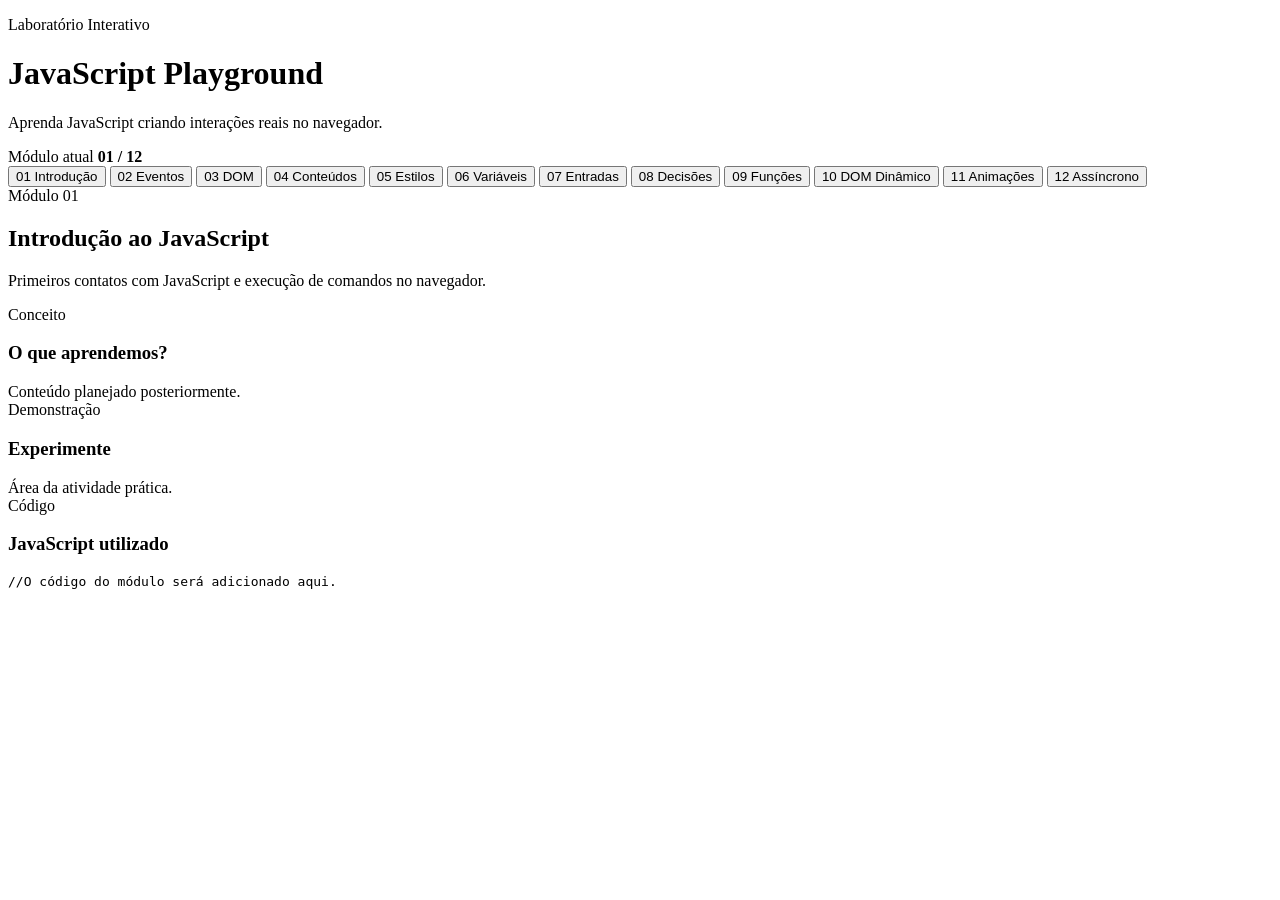
<file: javascript_playground/index.html>
<!DOCTYPE html>
 
<html lang="pt-BR">
 
<head>
    <meta charset="UTF-8">
    <meta name="viewport" content="width=device-width, initial-scale=1.0">
    <meta name="description" content="Laboratório interativo para aprendizagem progressiva de JavaScript.">
    <title>JavaScript Playground</title>
</head>
 
<body>
 
    <!-- =========================================================
        CABEÇALHO DO PROJETO
    ========================================================= -->
    <header class="site-header">
        <div class="container header-content">
            <div>
                <p class="eyebrow">Laboratório Interativo</p>
                <h1>JavaScript Playground</h1>
                <p class="header-description">
                    Aprenda JavaScript criando interações reais no navegador.
                </p>
            </div>
            <div class="progress-card" aria-label="Progresso no laboratório">
                <span class="progress-label">Módulo atual</span>
                <strong id="current-module-label">01 / 12</strong>
            </div>
        </div>
    </header>
 
    <!-- =========================================================
       NAVEGAÇÃO ENTRE OS MÓDULOS
    ========================================================= -->
    <nav class="module-navigation" aria-label="Navegação dos módulos">
        <div class="container">
            <div class="module-navigation-list">
                <button class="module-nav-button active" data-module-target="module-01">
                    01 Introdução
                </button>
               
                <button class="module-nav-button " data-module-target="module-02">
                    02 Eventos
                </button>
 
                <button class="module-nav-button" data-module-target="module-03">
                    03 DOM
                </button>
 
                <button class="module-nav-button" data-module-target="module-04">
                    04 Conteúdos
                </button>
 
                <button class="module-nav-button" data-module-target="module-05">
                    05 Estilos
                </button>
               
                <button class="module-nav-button" data-module-target="module-06">
                    06 Variáveis
                </button>
 
                <button class="module-nav-button" data-module-target="module-07">
                    07 Entradas
                </button>
 
                <button class="module-nav-button" data-module-target="module-08">
                    08 Decisões
                </button>
 
                <button class="module-nav-button" data-module-target="module-09">
                    09 Funções
                </button>
 
                <button class="module-nav-button" data-module-target="module-10">
                    10 DOM Dinâmico
                </button>
 
                <button class="module-nav-button" data-module-target="module-11">
                    11 Animações
                </button>
 
                <button class="module-nav-button" data-module-target="module-12">
                    12 Assíncrono
                </button>  
            </div>
        </div>
    </nav>
 
    <!-- =========================================================
       CONTEÚDO PRINCIPAL
    ========================================================= -->
 
    <main>
 
    <!-- =========================================================
       MÓDULO 01
    ========================================================= -->
    <section class="module-section active" id="module-01" data-module-number="01">
        <header class="module-header">
            <span>Módulo 01</span>
            <h2>Introdução ao JavaScript</h2>
            <p>Primeiros contatos com JavaScript e execução de comandos no navegador.</p>
        </header>
 
        <div class="module-grid">
            <article class="lesson-card">
                <span class="card-label">Conceito</span>
                <h3>O que aprendemos?</h3>
                <div class="placeholder-content">
                    Conteúdo planejado posteriormente.
                </div>
            </article>
 
            <article class="lesson-card">
                <span class="card-label">Demonstração</span>
                <h3>Experimente</h3>
                <div class="demo-area">
                    Área da atividade prática.
                </div>
            </article>
 
            <article class="lesson-card code-card">
                <span class="card-label">Código</span>
                <h3>JavaScript utilizado</h3>
                <pre><code>//O código do módulo será adicionado aqui.</code></pre>
            </article>
        </div>
    </section>
    </main>
</body>
</html>
</file>
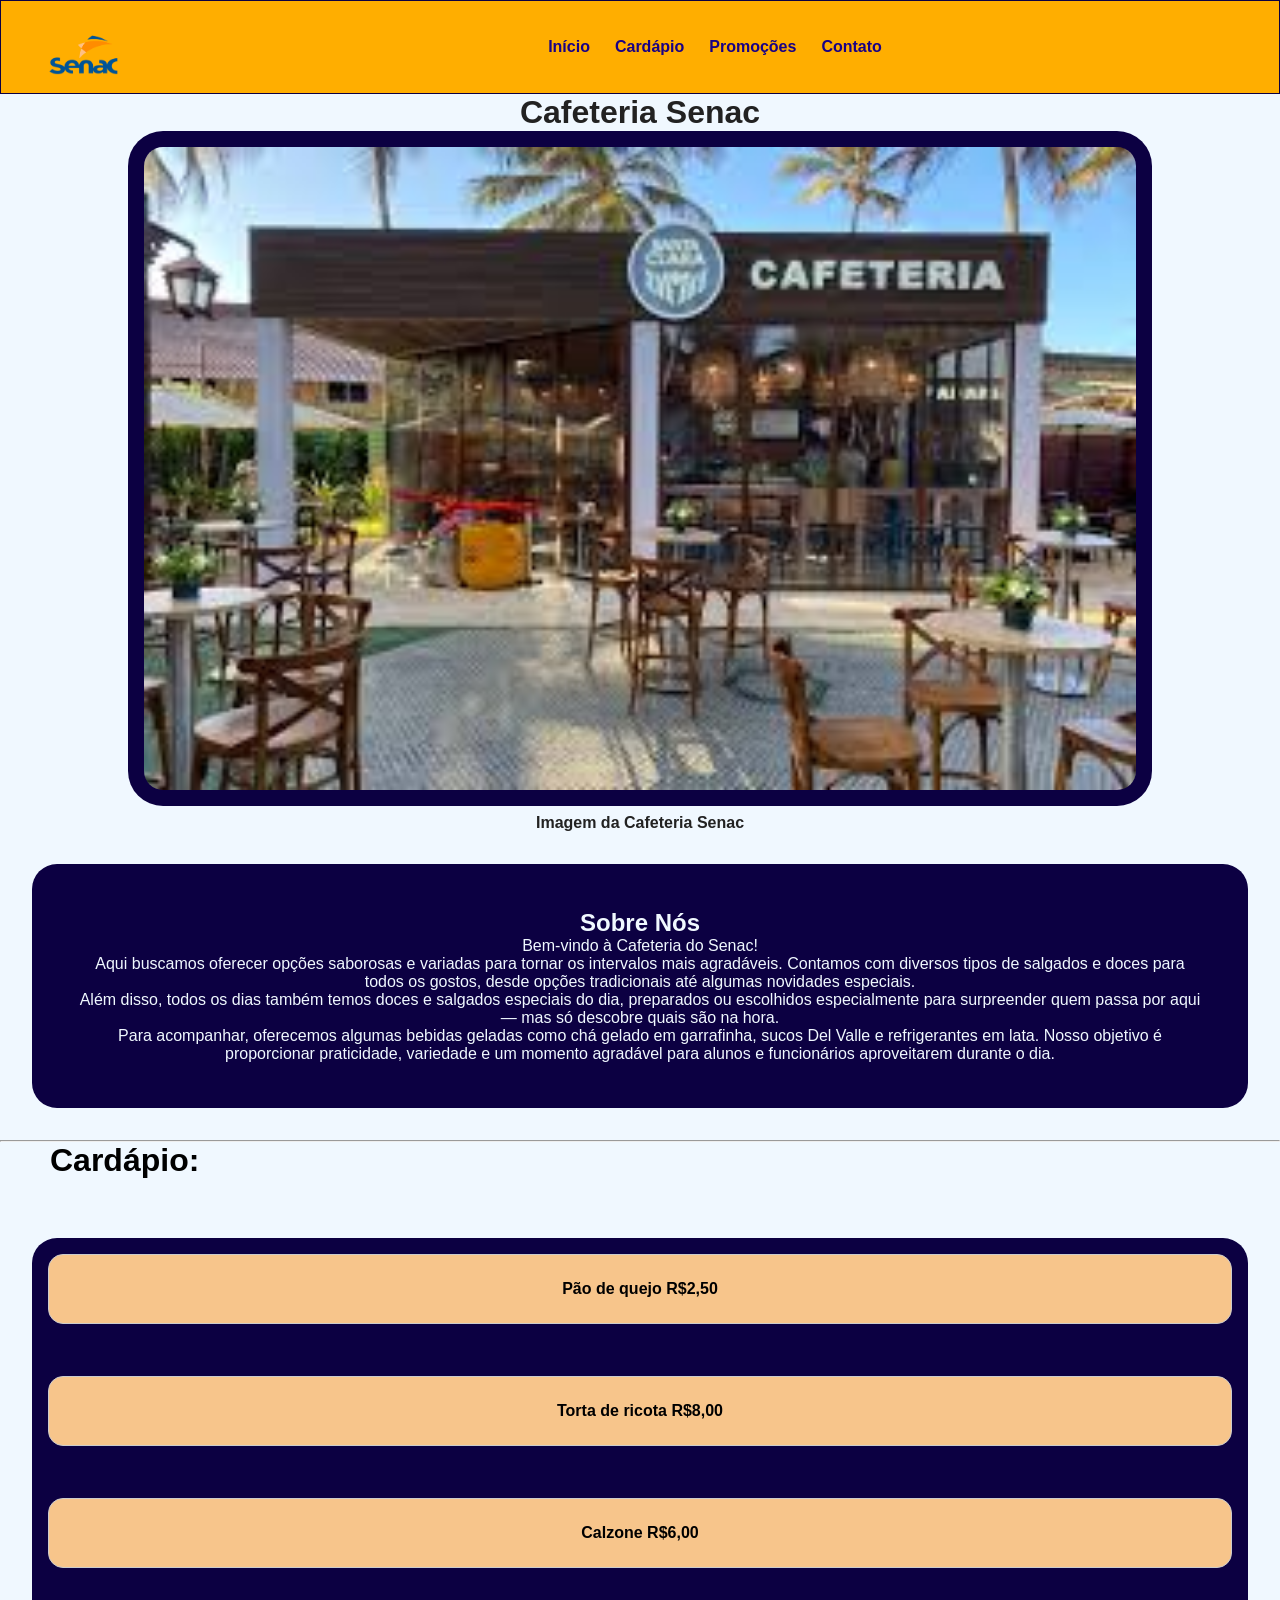
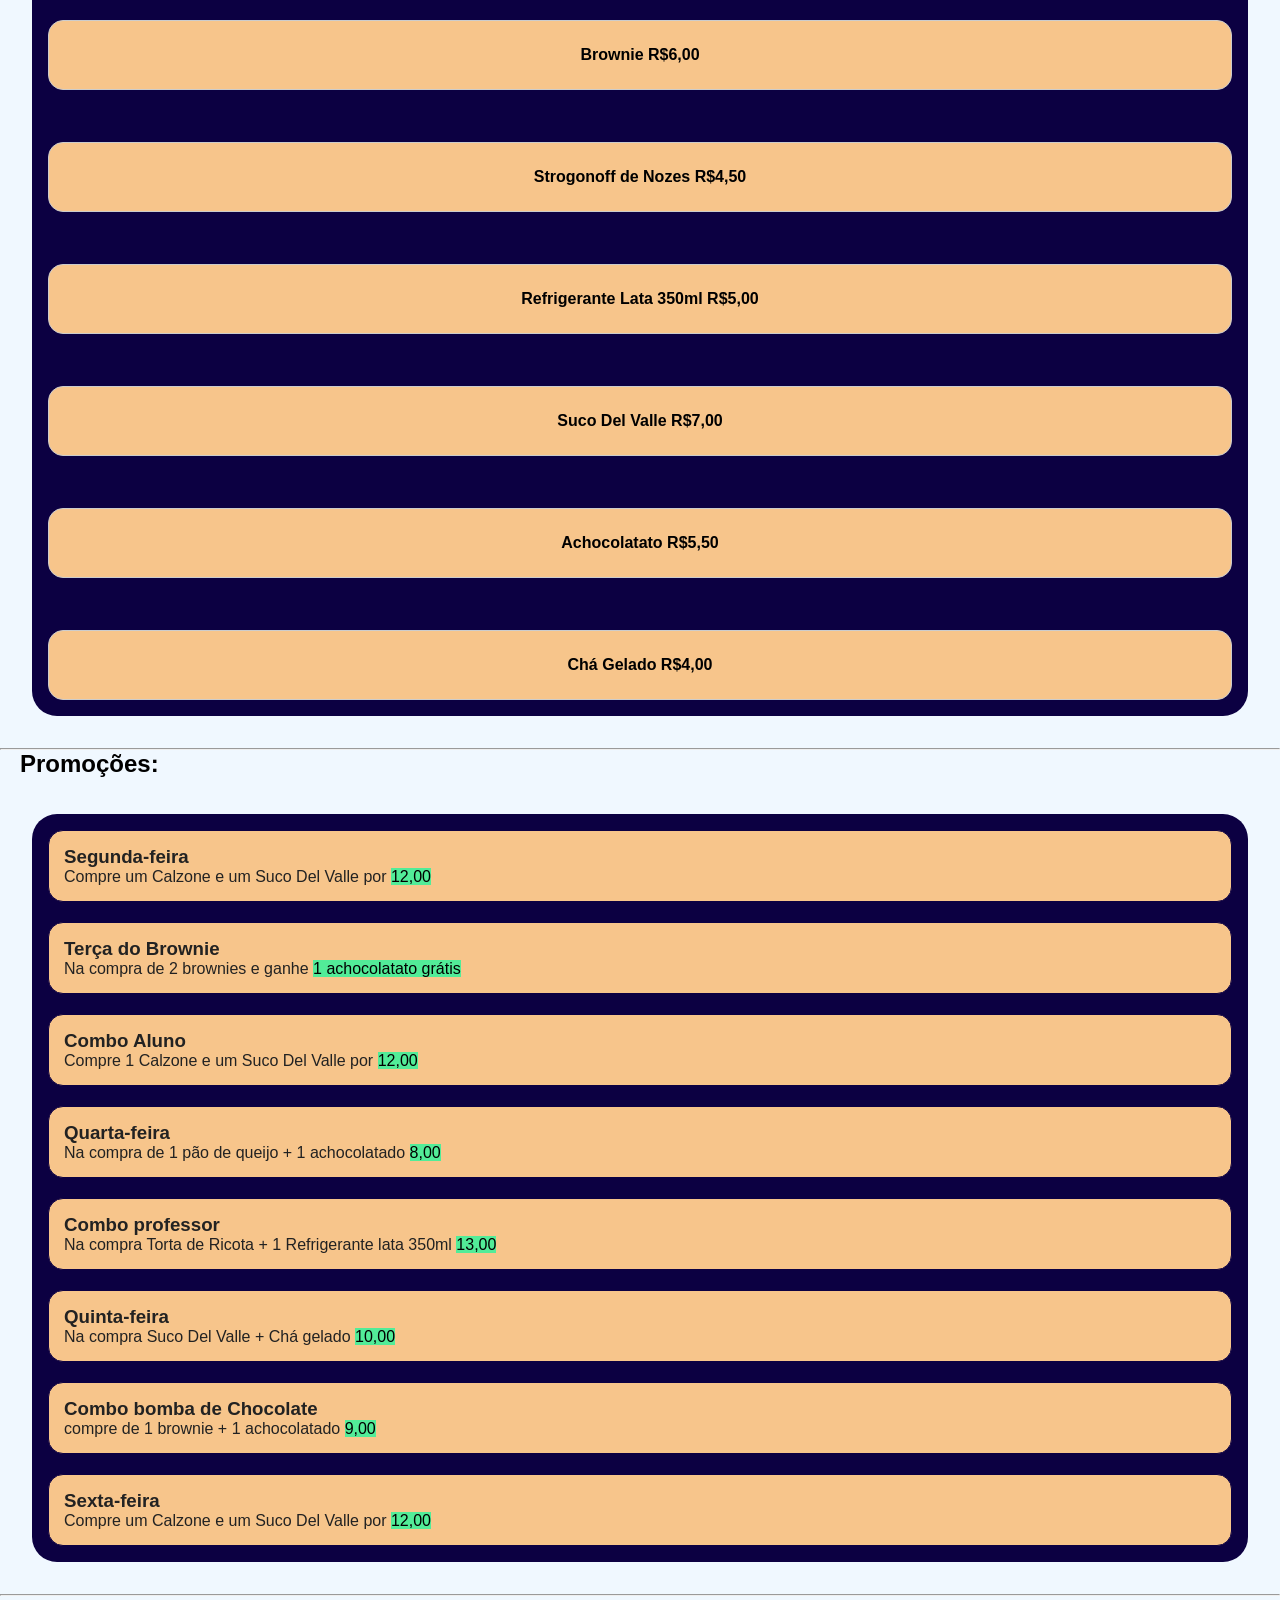
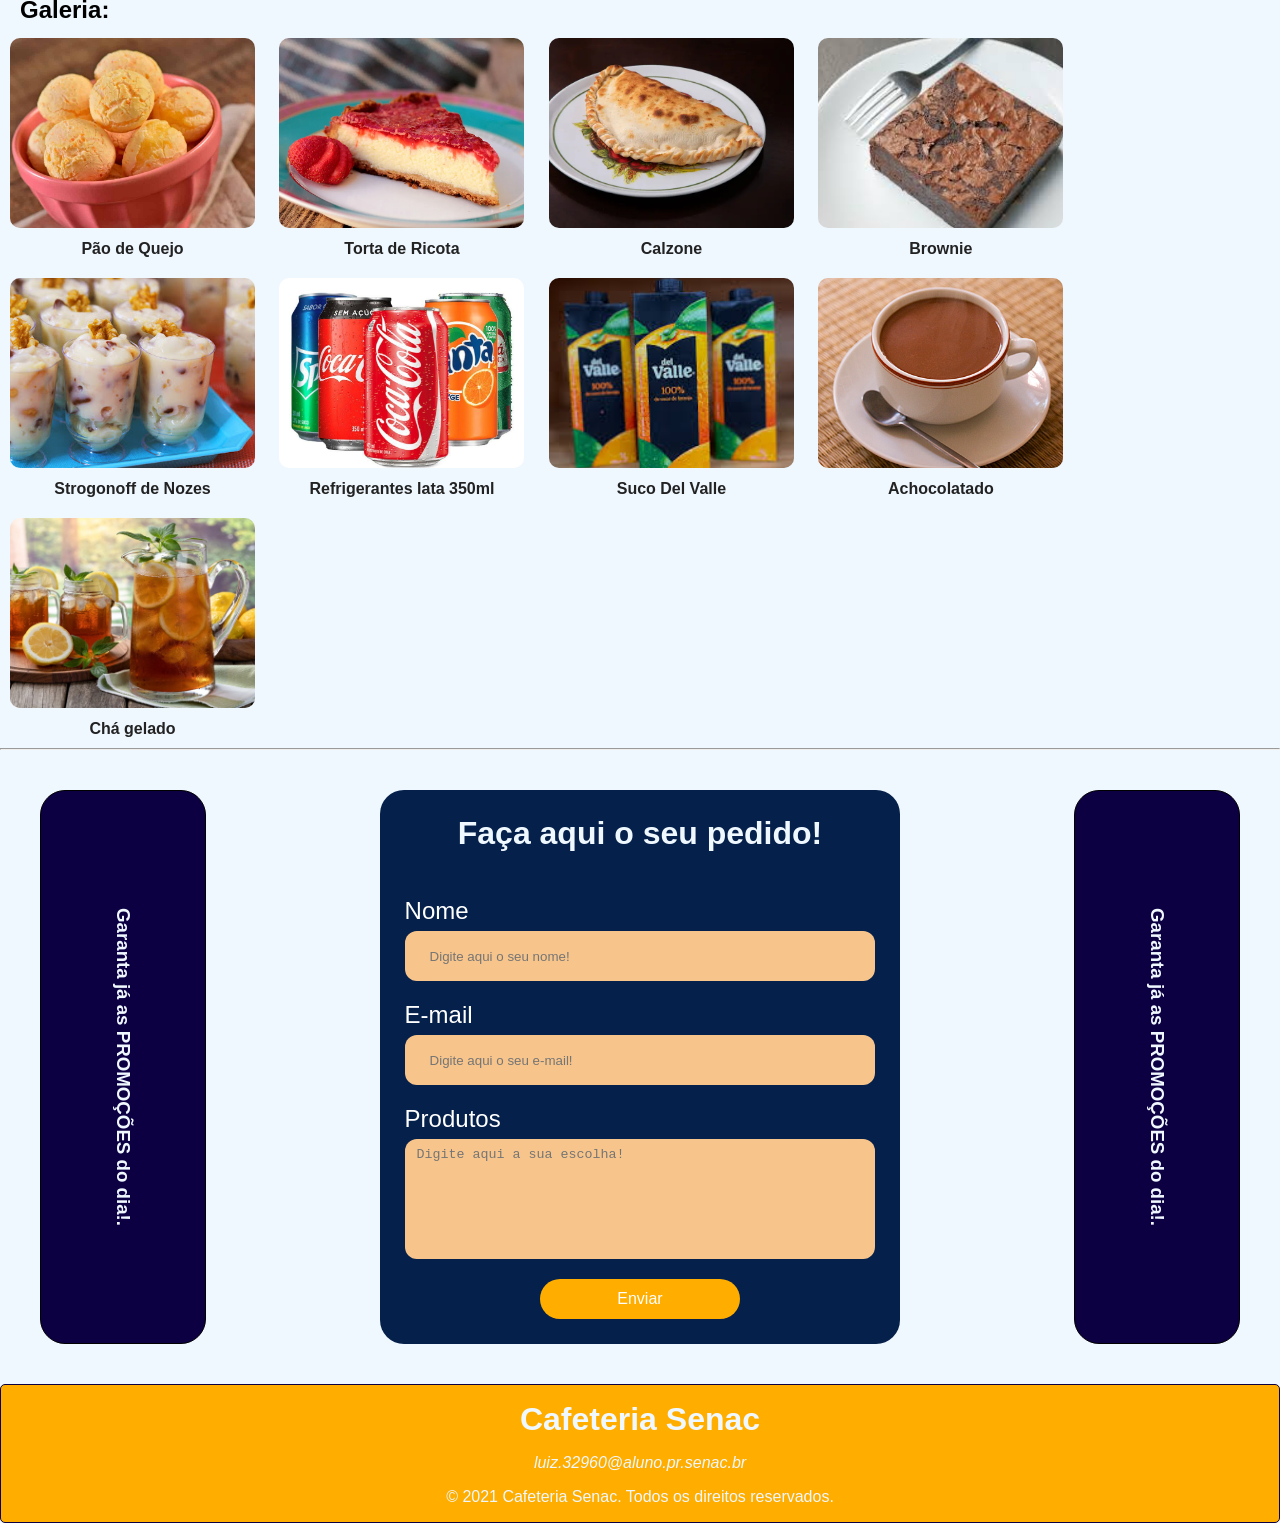
<file: luiz_felipe_cantina_senac/index.html>
<!DOCTYPE html>
<html lang="pr-BR">
 
<head>
    <meta charset="UTF-8">
    <meta name="viewport" content="width=device-width, initial-scale=1.0">
    <title>Cafeteria do Senac</title>
    <link rel="stylesheet" href="style/style.css">
</head>
 
<body class="sessao-principal">
    <header>
 
        <img src="image/senac_logo.png" alt="Logo da cantina" class="logo">
 
        <nav>
            <ul>
                <li><a href="#inicio">Início</a></li>
                <li><a href="#cardapio">Cardápio</a></li>
                <li><a href="#promocoes">Promoções</a></li>
                <li><a href="#contato">Contato</a></li>
            </ul>
        </nav>
    </header>
 
    <main>
        
        <h1 id="inicio" class="cafe-name">Cafeteria Senac</h1>
        <img class="image-cafeteria" src="image/cantina_sesc.jpg">
        <figcaption class="fig-cafe">Imagem da Cafeteria Senac</figcaption>
        <section class="sobre-nos">
            <h1>Sobre Nós</h1>
            <p>Bem-vindo à Cafeteria do Senac!</p>
            <p>Aqui buscamos oferecer opções saborosas e variadas para tornar os intervalos mais agradáveis. Contamos com diversos tipos de salgados e doces para todos os gostos, desde opções tradicionais até algumas novidades especiais.</p>
            <p>Além disso, todos os dias também temos doces e salgados especiais do dia, preparados ou escolhidos especialmente para surpreender quem passa por aqui — mas só descobre quais são na hora.</p>
            <p>Para acompanhar, oferecemos algumas bebidas geladas como chá gelado em garrafinha, sucos Del Valle e refrigerantes em lata. Nosso objetivo é proporcionar praticidade, variedade e um momento agradável para alunos e funcionários aproveitarem durante o dia.</p>
        </section>

        <hr>
 
        <h1 id="cardapio" class="text-car">Cardápio:</h1>

        <section class="secao cardapio">

           
            <ul>
                <li>Pão de quejo R$2,50</li>
            </ul>
            <ul>
                <li>Torta de ricota R$8,00</li>
            </ul>
            <ul>
                <li>Calzone R$6,00</li>
            </ul>
            <ul>
                <li>Brownie R$6,00</li>
            </ul>
            <ul>
                <li>Strogonoff de Nozes R$4,50</li>
            </ul>
            <ul>
                <li>Refrigerante Lata 350ml R$5,00</li>
            </ul>
            <ul>
                <li>Suco Del Valle R$7,00</li>
            </ul>
            <ul>
                <li>Achocolatato R$5,50</li>
            </ul>
            <ul>
                <li >Chá Gelado R$4,00</li>
            </ul>
        </section>

        <hr>
       
         <h2 id="promocoes" class="promo-text">Promoções:</h2>
        <section class="promo">
 
            <ul>
                <h3>Segunda-feira</h3>
                <li>Compre um Calzone e um Suco Del Valle por <mark style="background-color: rgb(82, 236, 152);">12,00</mark><li>
            </ul>
 
            <ul>
                <h3>Terça do Brownie</h3>
                <li>Na compra de 2 brownies e ganhe <mark style="background-color: rgb(82, 236, 152);">1 achocolatato grátis</mark><li>
            </ul>

            <ul>
                <h3>Combo Aluno</h3>
                <li>Compre 1 Calzone e um Suco Del Valle por <mark style="background-color: rgb(82, 236, 152);">12,00</mark><li>
            </ul>

            <ul>
                <h3>Quarta-feira</h3>
                <li>Na compra de 1 pão de queijo + 1 achocolatado <mark style="background-color: rgb(82, 236, 152);">8,00</mark><li>
            </ul>

            <ul>
                <h3>Combo professor</h3>
                <li> Na compra Torta de Ricota + 1 Refrigerante lata 350ml <mark style="background-color: rgb(82, 236, 152);">13,00</mark><li>
            </ul>

            <ul>
                <h3>Quinta-feira</h3>
                <li>Na compra Suco Del Valle + Chá gelado <mark style="background-color: rgb(82, 236, 152);">10,00</mark></li>
            </ul>

            <ul>
                <h3>Combo bomba de Chocolate</h3>
                <li>compre de 1 brownie + 1 achocolatado <mark style="background-color: rgb(82, 236, 152);">9,00</mark><li>
            </ul>

            <ul>
                <h3>Sexta-feira</h3>
                <li>Compre um Calzone e um Suco Del Valle por <mark style="background-color: rgb(82, 236, 152);">12,00</mark><li>
            </ul>

        </section>
        <hr>

        <section id="galeria">
    <h2 class="galeria-f">Galeria:</h2>
 
    <figure>
        <img src="image/lanche1.jpg" alt="Lanche">
        <figcaption>Pão de Quejo</figcaption>
    </figure>
 
    <figure>
        <img src="image/lanche2.webp" alt="Bebida">
        <figcaption>Torta de Ricota</figcaption>
    </figure>
 
    <figure>
        <img src="image/lanche3.webp" alt="Cantina">
        <figcaption>Calzone</figcaption>
    </figure>
 
    <figure>
        <img src="image/lanche4.jpg" alt="Café">
        <figcaption>Brownie</figcaption>
    </figure>

    <figure>
        <img src="image/lanche5.jpg" alt="Lanche">
        <figcaption>Strogonoff de Nozes</figcaption>
    </figure>
 
    <figure>
        <img src="image/lanche6.png" alt="Bebida">
        <figcaption>Refrigerantes lata 350ml</figcaption>
    </figure>
 
    <figure>
        <img src="image/lanche7.jpg" alt="Cantina">
        <figcaption>Suco Del Valle</figcaption>
    </figure>
 
    <figure>
        <img src="image/lanche8.jpg" alt="Café">
        <figcaption>Achocolatado</figcaption>
    </figure>

    <figure>
        <img src="image/lanche9.webp" alt="Café">
        <figcaption>Chá gelado</figcaption>
    </figure>

    </section>

    <hr>

    <section class="teste">
        <aside class="anuncio">
            <h1 class="text-vertical">Garanta já as PROMOÇÕES do dia!.</h1>
        </aside>
        <section id="formulario" class="formulario">
            <div class="form-cta">
                <form class="lead-form">
                    <h3>Faça aqui o seu pedido!</h3>
                    <div class="form-row">
                        <label>Nome</label>
                        <input type="text" name="nome" id="nome" placeholder="Digite aqui o seu nome!">
                    </div>
                    <div class="form-row">
                        <label>E-mail</label>
                        <input type="email" name="e-mail" id="e-mail" placeholder="Digite aqui o seu e-mail!">
                    </div>
                    <div class="form-row">
                        <label>Produtos</label>
                        <textarea name="mensagem" id="mensagem" placeholder="Digite aqui a sua escolha!" cols="50" rows="5"></textarea>
                    </div>
                    <button class="btn" type="submit">Enviar</button>
                </form>
            </div>
        </section>
        <aside class="anuncio">
            <h1 class="text-vertical">Garanta já as PROMOÇÕES do dia!.</h1>
        </aside>
    </section>

    </main>

    <footer id="contato" class="rodape">
        <h1>Cafeteria Senac</h1>
        <address class="exercicio-5">luiz.32960@aluno.pr.senac.br</address>
        <p>&copy; 2021 Cafeteria Senac. Todos os direitos reservados.</p>
    </footer>

</body>
</html>
</file>
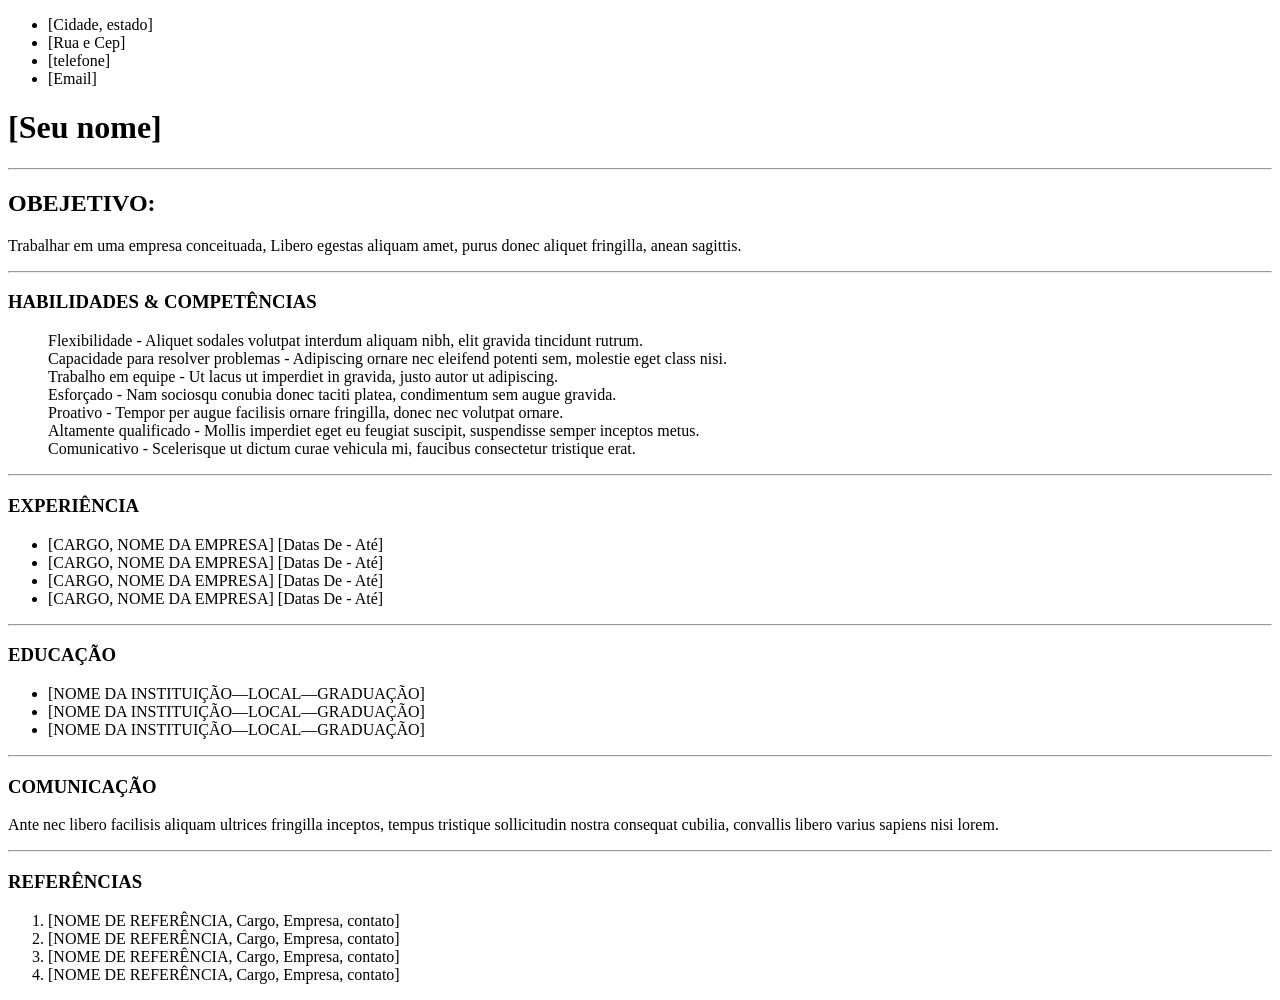
<file: curriculo_html/correcao.html>
<!DOCTYPE html>
<html lang="pt-br">
<head>
    <meta charset="UTF-8">
    <meta name="viewport" content="width=device-width, initial-scale=1.0">
    <title>Document</title>
</head>
<body>
    <ul>
        <li>[Cidade, estado]</li>
        <li>[Rua e Cep]</li>
        <li>[telefone]</li>
        <li>[Email]</li>
    </ul>
    <h1>[Seu nome]</h1>
    <hr>
    
    <h2>OBEJETIVO:</h2>
    <p>Trabalhar em uma empresa conceituada, Libero egestas aliquam amet, purus donec aliquet fringilla, anean sagittis.</p>
    <hr>

    <dl>
        <dt>
            <h3>HABILIDADES & COMPETÊNCIAS</h3>
        </dt>
        <dd>Flexibilidade - Aliquet sodales volutpat interdum aliquam nibh, elit gravida tincidunt rutrum.</DD>
        <dd>Capacidade para resolver problemas - Adipiscing ornare nec eleifend potenti sem, molestie eget class nisi.</DD>
        <dd>Trabalho em equipe - Ut lacus ut imperdiet in gravida, justo autor ut adipiscing.</DD>
        <dd>Esforçado - Nam sociosqu conubia donec taciti platea, condimentum sem augue gravida.</DD>
        <dd>Proativo - Tempor per augue facilisis ornare fringilla, donec nec volutpat ornare.</DD>
        <dd>Altamente qualificado - Mollis imperdiet eget eu feugiat suscipit, suspendisse semper inceptos metus.</DD>
        <dd>Comunicativo - Scelerisque ut dictum curae vehicula mi, faucibus consectetur tristique erat.</DD>
    </dl>
    <hr>

    <h3>EXPERIÊNCIA</h3>
    <ul>
        <li>[CARGO, NOME DA EMPRESA] [Datas De - Até]</li>
        <li>[CARGO, NOME DA EMPRESA] [Datas De - Até]</li>
        <li>[CARGO, NOME DA EMPRESA] [Datas De - Até]</li>
        <li>[CARGO, NOME DA EMPRESA] [Datas De - Até]</li>
    </ul>
    <hr>

<h3>EDUCAÇÃO</h3>
    <ul>
        <li>[NOME DA INSTITUIÇÃO—LOCAL—GRADUAÇÃO]</li>
        <li>[NOME DA INSTITUIÇÃO—LOCAL—GRADUAÇÃO]</li>
        <li>[NOME DA INSTITUIÇÃO—LOCAL—GRADUAÇÃO]</li>
    </ul>
    <hr>

    <h3>COMUNICAÇÃO</h3>
    <p>Ante nec libero facilisis aliquam ultrices fringilla inceptos, tempus tristique sollicitudin nostra consequat
    cubilia, convallis libero varius sapiens nisi lorem.</p>
    <hr>

    <h3>REFERÊNCIAS</h3>
    <ol>
        <li>[NOME DE REFERÊNCIA, Cargo, Empresa, contato]</li>
        <li>[NOME DE REFERÊNCIA, Cargo, Empresa, contato]</li>
        <li>[NOME DE REFERÊNCIA, Cargo, Empresa, contato]</li>
        <li>[NOME DE REFERÊNCIA, Cargo, Empresa, contato]</li>
    </ol>
</body>
</html>
</file>
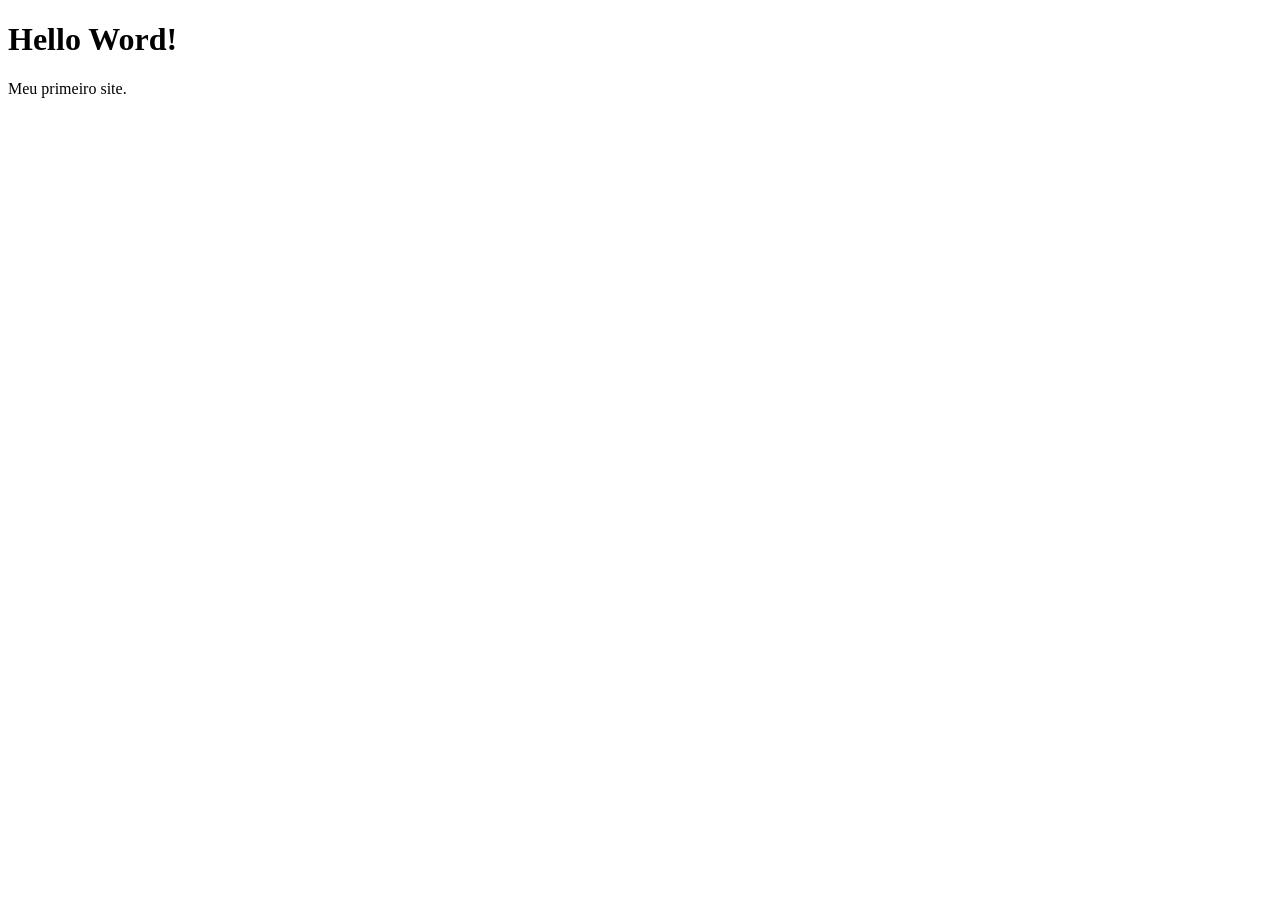
<file: estrutura_basica_site/luiz_felipe.html>
<!DOCTYPE html>
<html>
    <head>
        <title>Meu primeiro site</title>
    </head>
    <!--cabeçario: Jogos, catalogo, criar, logo, robux, pesquisar, notificações, configurações e chats -->
    <!--Banner: Propagandas, grupos, chats e jogos -->
    <!--cores: Vermelho e preto/branco -->
    <!--Estrutura do site: Catalagos, chats, trocas, inventario, assinaturas, blogs, perfil e players -->
    <!--Organização: Organizados em jogos, grupos, desenvolvedores, catalogos de jogos e itens de avatar e players -->
    <!--Rodapé: fale conosco, suporte, regras, roblox studio e criadores -->
    <body>
        <h1>Hello Word!</h1>
        <p>Meu primeiro site.</p>
    </body>
</html>
</file>
<file: atividade_final_css/style/style.css>
* {
    padding: 0;
    margin: 0;
    box-sizing: border-box;
}
 
body {
    font-family: Arial, Helvetica, sans-serif;
    background-color: #f4f4f4;
    color: #222;
}
 
header {
    background-color: #222;
    padding: 25px;
    position: sticky;
    top: 0;
}
 
nav ul {
    display: flex;
    gap: 25px;
    justify-content: center;
    list-style: nome;
}
 
nav a{
    color: white;
    text-decoration: none;
    font-weight: bold;
}
 
nav a:hover{
color: #00bcd4;
}
 
main{
width: 90%;
margin: 30px auto;
}
 
.secao{
margin: 40px 0;
padding: 30px;
background-color: white;
border-radius: 10px;
}
 
article{
padding: 20px;
margin: 15px 0;
text-align: center;
background-color: #fafafa;
}
 
/*BORDAS*/
 
.bordas article:nth-child(1){
    border: 5px solid #000
}
 
.bordas article:nth-child(2){
    border: 5px outset #3498db
}
 
.bordas article:nth-child(3){
    border: 5px inset #e67e22
}
 
.bordas article:nth-child(4){
    border: 5px ridge #9b59b6
}
 
.bordas article:nth-child(5){
    border: 5px groove #2ecc71
}
 
.bordas article:nth-child(6){
    border: 5px double #e74c3c
}
 
.bordas article:nth-child(7){
    border: 5px dotted #34495e
}
 
.bordas article:nth-child(8){
    border: 5px dashed #f1c40f
}
 
/*espessuras das fontes*/
 
.peso-100{
    font-weight: 100;
}
 
.peso-200{
    font-weight: 200;
}
 
.peso-300{
    font-weight: 300;
}
 
.peso-400{
    font-weight: 400;
}
 
.peso-500{
    font-weight: 500;
}
 
.peso-600{
    font-weight: 600;
}
 
.peso-700{
    font-weight: 700;
}
 
.peso-800{
    font-weight: 800;
}
 
.peso-900{
    font-weight: 900;
}
 
.peso-bold{
    font-weight: bold;
}
 
.peso-normal{
    font-weight: normal;
}
 
/*backgrounds*/
 
.backgrounds article{
    min-height: 100px;
    color: white;
    font-weight: bolder;
}
 
.backgrounds article:nth-child(1) {
    background-color: #3498db;
}
 
.backgrounds article:nth-child(2) {
    background: linear-gradient(to right, #8e44ad, #3498db)
}
 
.backgrounds article:nth-child(3) {
    background-image: url(../image/cover.jpg);
    background-size: cover;
    background-position: center;
}
 
.backgrounds article:nth-child(4) {
    background-image: url(../image/repeat.jpg);
    background-repeat: repeat;
}
 
.backgrounds article:nth-child(5) {
    background-image: url(../image/no-repeat.jpg);
    background-repeat: no-repeat;
    background-position: center;
    background-color: #222;
}
 
.backgrounds article:nth-child(6) {
background: url(../image/fixed.jpg);
background-attachment: fixed;
background-size: cover;
background-position: center;
}
 
   
 
.backgrounds article:nth-child(7) {
background-color: rgba(255, 0, 0, 0.3);
color: #000;
/*opacity: 0.3;*/
}
 
/* listas */
 
.listas ul:nth-child(1){
list-style-type: disc;
}
 
.listas ul:nth-child(2){
list-style-type: circle;
}
 
.listas ul:nth-child(3){
list-style-type: square;
}
 
.listas ul:nth-child(4){
list-style-type: decimal;
}
 
.listas ul:nth-child(5){
list-style-type: upper-roman;
}
 
.listas ul:nth-child(6){
list-style-type: lower-alpha;
}
 
.listas ul:nth-child(7){
list-style-type: none;
}
 
/*listas*/
 
.listas {
display: grid;
grid-template-columns: repeat(auto-fit, minmax(180px, 1fr));
gap: 20px;
}
 
.listas ul{
background-color: #fafafa;
padding: 25px 35px;
border: 1px solid #ccc;
 
}
 
/*tipos de fonte*/
 
.tipos-fontes article:nth-child(1){
    font-family: arial, sans-serif;
}
 
.tipos-fontes article:nth-child(2){
    font-family: verdana, sans-serif;
}
 
.tipos-fontes article:nth-child(3){
    font-family: georgia, serif;
 
}
 
.tipos-fontes article:nth-child(4){
    font-family: "times new roman", serif;    
}
 
.tipos-fontes article:nth-child(5){
    font-family: "courier new", sans-serif;
}
 
.tipos-fontes article:nth-child(6){
    font-family: "trebuchet ms", sans-serif
}
 
.tipos-fontes article:nth-child(7){
    font-family: impact, sans-serif
}
 
/* linha separadora*/
 
hr{
    margin: 40px 0;
    border: none;
    height: 2px;
    background-color: #ddd;
}
 
/*responsivo*/
 
@media (max-widht: 768px) {
    nav ul {
        flex-direction: column;
        align-items: center;
    }
 
main {
    width: 95%;
 
    }
}
</file>
<file: flexbox/style/style.css>
/* ===========================================
   Configurações gerais
=========================================== */
 
:root {
    color-scheme: dark;
    --background: #09090b;
    --surface: #18181b;
    --surface-soft: #27272a;
    --surface-highlight: #3f3f46;
    --border: #52525b;
    --text: #f4f4f5;
    --text-muted: #d4d4d8;
    --primary: #6366f1;
    --primary-hover: #818cf8;
    --accent: #38bdf8;
    --success: #22c55e;
    --warning: #f59e0b;
    --danger: #ef4444;
    --item: #0ea5e9;
    --item-selected: #f97316;
    --radius-small: 8px;
    --radius-medium: 12px;
    --radius-large: 18px;
    --shadow: 0 18px 45px rgba(0, 0, 0, 0.24);
}
 
* {
    margin: 0;
    padding: 0;
    box-sizing: border-box;
}
 
html {
    scroll-behavior: smooth;
    scroll-padding-top: 100px;
}
 
body {
    min-height: 100vh;
    padding: clamp(16px, 4vw, 48px);
    color: var(--text);
    background:
        radial-gradient(circle at top left,
            rgba(99, 102, 241, 0.16),
            transparent 34rem),
        var(--background);
    font-family: Inter, Arial, Helvetica, sans-serif;
    line-height: 1.5;
}
 
button,
select {
    font: inherit;
}
 
button,
a,
select {
    -webkit-tap-highlight-color: transparent;
}
 
button:focus-visible,
a:focus-visible,
select:focus-visible {
    outline: 3px solid #facc15;
    outline-offset: 3px;
}
 
/* ===========================================
   Cabeçalho e navegação
=========================================== */
 
.page-header {
    max-width: 1200px;
    margin: 0 auto 28px;
    padding: clamp(28px, 6vw, 72px);
    text-align: center;
    background:
        linear-gradient(
            135deg, rgba(99, 102, 241, 0.28),
            rgba(14, 165, 233, 0.12)
        ),
        var(--surface);
    border: 1px solid rgba(129, 140, 248, 0.35);
    border-radius: 24px;
    box-shadow: var(--shadow);
}
 
.page-label,
.property-type,
.group-header span {
    display: inline-flex;
    align-items: center;
    width: fit-content;
    padding: 6px 11px;
    color: #c7d2fe;
    background-color: rgba(99, 102, 241, 0.16);
    border: 1px solid rgba(129, 140, 248, 0.28);
    border-radius: 999px;
    font-size: 0.75rem;
    font-weight: 700;
    letter-spacing: 0.08em;
    text-transform: uppercase;
}
 
.page-header h1 {
    margin-top: 16px;
    font-size: clamp(2rem, 7vw, 4.5rem);
    line-height: 1;
    letter-spacing: -0.05em;
}
 
.page-header p {
    max-width: 760px;
    margin: 20px auto 0;
    color: var(--text-muted);
    font-size: clamp(1rem, 2vw, 1.15rem); /*      1.15rem*/
}
 
.property-navigation {
    position: sticky;
    top: 12px;
    z-index: 20;
    display: flex;
    gap: 8px;
    flex-wrap: nowrap;
    max-width: 1200px;
    margin: 0 auto 36px;
    padding: 12px;
    overflow-x: auto;
    background-color: rgba(24, 24, 27, 0.9);
    border: 1px solid var(--border);
    border-radius: 14px;
    box-shadow: 0 12px 30px rgba(0, 0, 0, 0.2);
    backdrop-filter: blur(14px);
}
 
.property-navigation a {
    flex: 0 0 auto;
    padding: 8px 12px;
    color: var(--text-muted);
    background-color: var(--surface-soft);
    border: 1px solid transparent;
    border-radius: 999px;
    text-decoration: none;
    font-size: 0.85rem;
    transition: 0.2s;
}
 
.property-navigation a:hover {
    color: white;
    background-color: var(--primary);
    border-color: var(--primary-hover);
}
 
/* ===========================================
   Grupos e seções
=========================================== */
 
main {
    max-width: 1200px;
    margin: 0 auto;
}
 
.group-header {
    margin: 64px 0 22px;
    padding: clamp(20px, 4vw, 32px);
    background-color: rgba(24, 24, 27, 0.76);
    border-left: 5px solid var(--accent);
    border-radius: 0 var(--radius-large) var(--radius-large) 0;
}
 
.group-header h2 {
    margin-top: 12px;
    color: var(--text);
    font-size: clamp(1.6rem, 4vw, 2.5rem);
}
 
.group-header p {
    margin-top: 8px;
    color: var(--text-muted);
}
 
/* ==========================================================
   CARD DE DEMONSTRAÇÃO
 
   Cada propriedade é apresentada dentro de um card separado.
 
   overflow: hidden impede que elementos ultrapassem as bordas.
========================================================== */
 
.demo {
    margin-bottom: 36px;
    padding: clamp(20px, 4vw, 34px);
    overflow: hidden;
    background-color: rgba(24, 24, 27, 0.92);
    border: 1px solid var(--surface-highlight);
    border-radius: var(--radius-large);
    box-shadow: var(--shadow);
}
 
/* ==========================================================
   CABEÇALHO INTERNO DA DEMONSTRAÇÃO
 
   Utiliza Flexbox para separar o título da propriedade e
   o botão de restauração.
========================================================== */
 
.demo-heading {
    display: flex;
    align-items: flex-start;
    justify-content: space-between;
    gap: 20px;
}
 
.demo-heading h2 {
    margin-top: 8px;
    color: var(--accent);
    font-size: clamp(1.55rem, 4vw, 2.2rem);
}
 
.item-property {
    color: #fed7aa;
    background-color: rgba(249, 115, 22, 0.14);
    border-color: rgba(249, 115, 22, 0.3);
}
 
.challenge-label {
    color: #bbf7d0;
    background-color: rgba(34, 197, 94, 0.14);
    border-color: rgba(34, 197, 94, 0.3);
}
 
.demo-introduction {
    max-width: 850px;
    margin: 18px 0 22px;
    color: var(--text-muted);
    line-height: 1.7;
}
 
.demo-introduction strong {
    color: white;
}
 
/* ==========================================================
   DESCRIÇÃO DINÂMICA
 
   Este texto será atualizado pelo JavaScript quando o aluno
   selecionar outro valor da propriedade.
========================================================== */
 
.property-description {
    min-height: 52px;
    margin: 0 0 18px;
    padding: 12px 16px;
    color: #e0f2fe;
    background-color: rgba(14, 165, 233, 0.09);
    border-left: 4px solid var(--accent);
    border-radius: 0 var(--radius-small) var(--radius-small);
}
 
/* ==========================================================
   BOTÕES E CONTROLES
========================================================== */
 
/* Organiza os botões em linha e permite quebra automática. */
 
.buttons {
    display: flex;
    gap: 10px;
    flex-wrap: wrap;
    margin-bottom: 18px;
}
 
/* ==========================================================
   BOTÃO PADRÃO
 
   min-height: 44px cria uma área confortável para clique
   também em dispositivos com tela sensível ao toque.
========================================================== */
 
button {
    min-height: 44px;
    padding: 10px 17px;
    color: white;
    background-color: var(--primary);
    border: 1px solid transparent;
    border-radius: var(--radius-small);
    cursor: pointer;
    font-weight: 700;
    transition:
        transform 0.2s,
        background-color 0.2s,
        border-color 0.2s,
        box-shadow 0.2s;
}
 
button:hover {
    background-color: var(--primary-hover);
    transform: translateY(-1px);
}
 
/* ==========================================================
   BOTÃO ATIVO
 
   A classe active é controlada pelo JavaScript e mostra qual
   valor CSS está selecionado.
========================================================== */
 
button.active {
    color: #052e16;
    background-color: var(--success);
    border-color: #86efac;
    box-shadow: 0 0 0 4px rgba(34, 197, 94, 0.14);
}
 
.reset-button,
.copy-button {
    color: var(--text-muted);
    background-color: var(--surface-soft);
    border-color: var(--border);
    font-weight: 600;
}
 
.reset-button:hover,
.copy-button:hover {
    color: white;
    background-color: var(--surface-highlight);
}
 
/*
   Esta classe é adicionada temporariamente pelo JavaScript
   após o código CSS ser copiado.
*/
 
.copy-button.copy-success {
    color: #052e16;
    background-color: var(--success);
    border-color: #86efac;
}
 
.compact-buttons {
    margin-bottom: 0;
}
 
/* ==========================================================
   CONTROLE DA DEMONSTRAÇÃO flex-shrink
 
   flex-shrink só é percebido quando falta espaço.
 
   Por isso esta área permite alterar a largura do container.
========================================================== */
 
.size-controls {
    display: flex;
    align-items: center;
    gap: 14px;
    flex-wrap: wrap;
    margin-bottom: 18px;
    padding: 14px;
    background-color: var(--surface-soft);
    border-radius: var(--radius-medium);
}
 
.size-controls span {
    color: var(--text-muted);
    font-weight: 700;
}
 
/* ==========================================================
   CONTAINERS E ITENS
========================================================== */
 
/* ==========================================================
   FLEX CONTAINER BASE
 
   Esta é a classe principal do laboratório.
 
   display: flex ativa o Flexbox.
   flex-direction: row define a direção inicial.
   gap cria espaço entre os Flex Items.
 
   position: relative permite posicionar rótulos e indicadores
   dentro do container.
 
   overflow: auto cria rolagem quando necessário.
========================================================== */
 
.container {
    position: relative;
    display: flex;
    flex-direction: row;
    width: 100%;
    min-height: 350px;
    gap: 10px;
    padding: 46px 20px 20px;
    overflow: auto;
    background:
        linear-gradient(rgba(255, 255, 255, 0.025) 1px, transparent 1px),
        linear-gradient(90deg, rgba(255, 255, 255, 0.025) 1px, transparent 1px),
        var(--surface-highlight);
    background-size: 32px 32px;
    border: 1px solid var(--border);
    border-radius: var(--radius-medium);
    transition: 0.35s;
}
 
/* ==========================================================
   RÓTULO DO CONTAINER
 
   position: absolute posiciona o rótulo sobre a área visual.
 
   pointer-events: none impede que ele bloqueie cliques.
========================================================== */
 
.container-label {
    position: absolute;
    top: 10px;
    left: 12px;
    z-index: 5;
    padding: 4px 8px;
    color: #d4d4d8;
    background-color: rgba(9, 9, 11, 0.8);
    border-radius: 5px;
    font-family: Consolas, Monaco, monospace;
    font-size: 0.72rem;
    pointer-events: none;
}
 
/* ==========================================================
   FLEX ITEM BASE
 
   Cada card numerado representa um Flex Item.
 
   O próprio item também usa display: flex para centralizar
   seu conteúdo interno.
 
   flex: 0 1 auto significa:
   - não crescer
   - poder encolher
   - usar tamanho automático como base
========================================================== */
 
.item {
    position: relative;
    display: flex;
    flex: 0 1 auto;
    align-items: center;
    justify-content: center;
    width: 120px;
    height: 120px;
    color: white;
    background:
        linear-gradient(145deg, rgba(255, 255, 255, 0.16), transparent 50%),
        var(--item);
    border: 2px solid rgba(255, 255, 255, 0.28);
    border-radius: 12px;
    box-shadow:
        0 10px 25px rgba(0, 0, 0, 0.2),
        inset 0 1px 0 rgba(255, 255, 255, 0.22);
    font-size: 2rem;
    font-weight: 800;
    transition: 0.35s;
}
 
/* ==========================================================
   PSEUDOELEMENTO ::before
 
   Cria o texto "item" sem adicionar outro elemento no HTML.
 
   É usado apenas como elemento visual.
========================================================== */
 
.item::before {
    content: "item";
    position: absolute;
    top: 7px;
    left: 8px;
    font-size: 0.58rem;
    font-weight: 700;
    letter-spacing: 0.08em;
    text-transform: uppercase;
    opacity: 0.72;
}
 
.item small {
    position: absolute;
    bottom: 8px;
    font-size: 0.58rem;
    letter-spacing: 0.05em;
    text-transform: uppercase;
}
 
/* Destaca visualmente o item manipulado na demonstração. */
 
.item-selected {
    background:
        linear-gradient(145deg, rgba(255, 255, 255, 0.18), transparent 50%),
        var(--item-selected);
    border-color: #fdba74;
}
 
/* ==========================================================
    INDICADORES DE EIXO
 
    Mostram o eixo principal e o eixo secundário do flexbox.
========================================================== */
 
.axis {
    position: absolute;
    z-index: 4;
    padding: 4px 8px;
    color: #f4f4f5;
    background-color: rgba(9, 9, 11, 0.82);
    border-radius: 5px;
    font-size: 0.68rem;
    pointer-events: none;
}
 
.axis-main {
    right: 12px;
    bottom: 8px;
}
 
/*
    writing-mode altera a direção da escrita para apresentar
    o rótulo verticalmente.
*/
 
.axis-cross {
    top: 48px;
    right: 8px;
    writing-mode: vertical-rl;
}
 
/* ==========================================================
    PAINEL DE CÓDIGO
========================================================== */
 
/* ==========================================================
    ESTRUTURA DO PAINEL
 
    CSS grid cria duas colunas:
    - código ocupando o espaço disponível
    - botão de copiar com largura automática
========================================================== */
 
.code-wrapper {
    display: grid;
    grid-template-columns: 1fr auto;
    gap: 12px;
    align-items: end;
    margin-top: 22px;
}
 
/* ==========================================================
    BLOCO DE CÓDIGO
 
    Usa fonte monoespaçada para melhorar a leitura.
 
    overflow-x: auto adiciona rolagem quando o conteúdo não
    cabe em telas pequenas.
========================================================== */
 
.code {
    position: relative;
    min-width: 0;
    padding: 42px 20px 20px;
    overflow-x: auto;
    color: #e4e4e7;
    background-color: #050506;
    border: 1px solid #3f3f46;
    border-radius: 10px;
    font-family: Consolas, Monaco, monospace;
    font-size: clamp(0.85rem, 2vw, 1rem);
    line-height: 1.65;
}
 
/* Cria o rótulo "CSS" sem precisar adicioná-lo no HTML. */
 
.code::before {
    content: "CSS";
    position: absolute;
    top: 12px;
    left: 18px;
    color: #a1a1aa;
    font-size: 0.72rem;
    font-weight: 700;
    letter-spacing: 0.12em;
}
 
.code strong {
    color: var(--success);
}
 
/* ==========================================================
   CONFIGURAÇÕES ESPECÍFICAS DAS DEMONSTRAÇÕES
 
   A classe .container define o comportamento base.
 
   As classes abaixo alteram apenas o necessário para tornar
   cada propriedade visível e didática.
========================================================== */
</file>
<file: luiz_felipe_cantina_senac/style/style.css>
/*---------------------------------------------------------BODY/HEADER----------------------------------------------------------------------*/
* {
    padding: 0;
    margin: 0;
    box-sizing: border-box;
}
 
body {
    font-family: Arial, Helvetica, sans-serif;
    background-color: aliceblue;
    color: #222;
}

 
header {
    background-color: #ffae00;
    display: flex;
    align-items: center;
    padding: 15px;
    position: sticky;
    top: 0;
    border: 1px solid rgb(12, 0, 66) ;
}
 
nav {
    width: 100%;
}
 
nav ul {
    display: flex;
    gap: 25px;
    justify-content: center;
    list-style: none;
}
 
nav a {
    color: rgb(25, 1, 133);
    text-decoration: none;
    font-weight: 900;
}
 
nav a:hover {
color: aliceblue;
}
 
.logo {
    width: 150px;
}
 
/*---------------------------------------------------------SOBRE-NOS----------------------------------------------------------------------*/
 
.cafe-name {
    text-align: center;
    font-weight: 900;
    
}

.image-cafeteria {
    display: block;
    margin: 0 auto;
    width: 80%;
    height: auto;
    border-radius: 35px;
    padding: 1rem;
    background-color: rgb(12, 0, 66);
}

.fig-cafe {
    text-align: center;
}
 
.sobre-nos {
    text-align: center;
    font-weight: 400;
    color: aliceblue;
    padding: 45px;
    margin: 2rem;
    background-color: rgb(12, 0, 66);
    border-radius: 25px;
}
   
/*---------------------------------------------------------CARDAPIO----------------------------------------------------------------------*/
 
.cardapio ul {
    list-style: none;
    text-align: center;
    color: rgb(0, 0, 0);
    padding: 25px;
    background-color: rgb(12, 0, 66);
    border-radius: 15px;
    margin: 1rem;
    font-weight: 900;
}
 
.text-car {
    margin-left: 50px;
    color: rgb(0, 0, 0);
    height: 4rem;
    font-weight: 900;
}

.cardapio {
display: grid;
grid-template-columns: repeat(auto-fit, minmax(600px, 1fr));
gap: 20px;
padding: auto;
background-color: rgb(12, 0, 66);
border-radius: 25px;
margin: 2rem;
}
 
.cardapio ul{
background-color: #f7c58b;
padding: 25px 25px;
border: 1px solid #ccc;

}

/*---------------------------------------------------------GALERIA----------------------------------------------------------------------*/

.galeria-f {
    margin-left: 20px;
    color: rgb(0, 0, 0);
    height: 2rem;
    font-weight: 900;
}

figure {
    display: inline-block;
    margin: 10px;
    text-align: center;
}
 
figure img {
    width: 245px;
    height: 190px;
    object-fit: cover;
    border-radius: 10px;
}
 
figcaption {
    margin-top: 8px;
    font-weight: bold;
}

/*---------------------------------------------------------PROMOÇÕES----------------------------------------------------------------------*/

.promo-text {
    margin-left: 20px;
    color: rgb(0, 0, 0);
    height: 2rem;
    font-weight: 900;
    list-style: none;
}

.promo li {
    list-style: none;
}

.promo {
display: grid;
grid-template-columns: repeat(auto-fit, minmax(600px, 1fr));
gap: 20px;
padding: 1rem;
background-color: rgb(12, 0, 66);
border-radius: 25px;
margin: 2rem;
}
 
.promo ul{
background-color: #f7c58b;
padding: 15px 15px;
border: 1px solid rgb(12, 0, 66);
border-radius: 15px;
}

/*---------------------------------------------------------ASIDE----------------------------------------------------------------------*/

.anuncio {
    display: flex;
}

.menu-navegacao, .anuncio {
    text-align: center;
    background-color: rgb(12, 0, 66);
    padding: 1rem;
    border: 1px solid black;
    border-radius: 25px;
    width: 15%;
    display: flex;
    justify-content: center;
    color: aliceblue;
}

.text-vertical {
    writing-mode: vertical-rl;
}

.formulario {
        display: flex;
        width: 80%;
        margin: 0 auto;
    }
 
    .formulario .form-cta {
        width: 60%;
        height: auto;
        background-color: #05204a;
        border-radius: 24px;
        padding: 25px;
        margin: 0 auto;
    }
 
    .form-cta h3{
        text-align: center;
        padding-bottom: 25px;
        font-size: 32px;
        font-weight: 600;
        color: aliceblue;
    }
 
    .lead-form {
        display: flex;
        flex-direction: column;
        gap: 20px;
    }
    .form-row {
        display: flex;
        flex-direction: column;
        gap: 6px;
    }
 
    .form-row label {
        color: white;
        font-size: 24px;
        font-weight: 500;
    }
 
    .form-row input {
        height: 40px;
        background-color: #f7c58b;
        border: none;
        border-radius: 12px;
        padding: 25px;
    }
   
    .form-row textarea {
        height: 120px;
        background-color: #f7c58b;
        border: none;
        border-radius: 12px;
        padding: 8px 12px;
        resize: none;
    }
 
    .lead-form .btn {
        width: 200px;
        height: 40px;
        border-radius: 25px;
        border: none;
        background-color: #ffae00;
        color: white;
        margin: 0 auto;
        font-size: 16px;
        cursor: pointer;
        transition: .3s;
        text-align-last: center;
    }

    .teste {
        display: flex;
        padding: 40px;
    }
 
/*---------------------------------------------------------RODAPÉ----------------------------------------------------------------------*/

.rodape {
    background-color: #ffae00;
    padding: 1rem;
    border-radius: 5px;
    border: 1px solid rgb(12,0, 66);
    text-align: center;
    color: aliceblue;
    display: flex;
    flex-direction: column;
    gap: 1rem;
}
</file>
